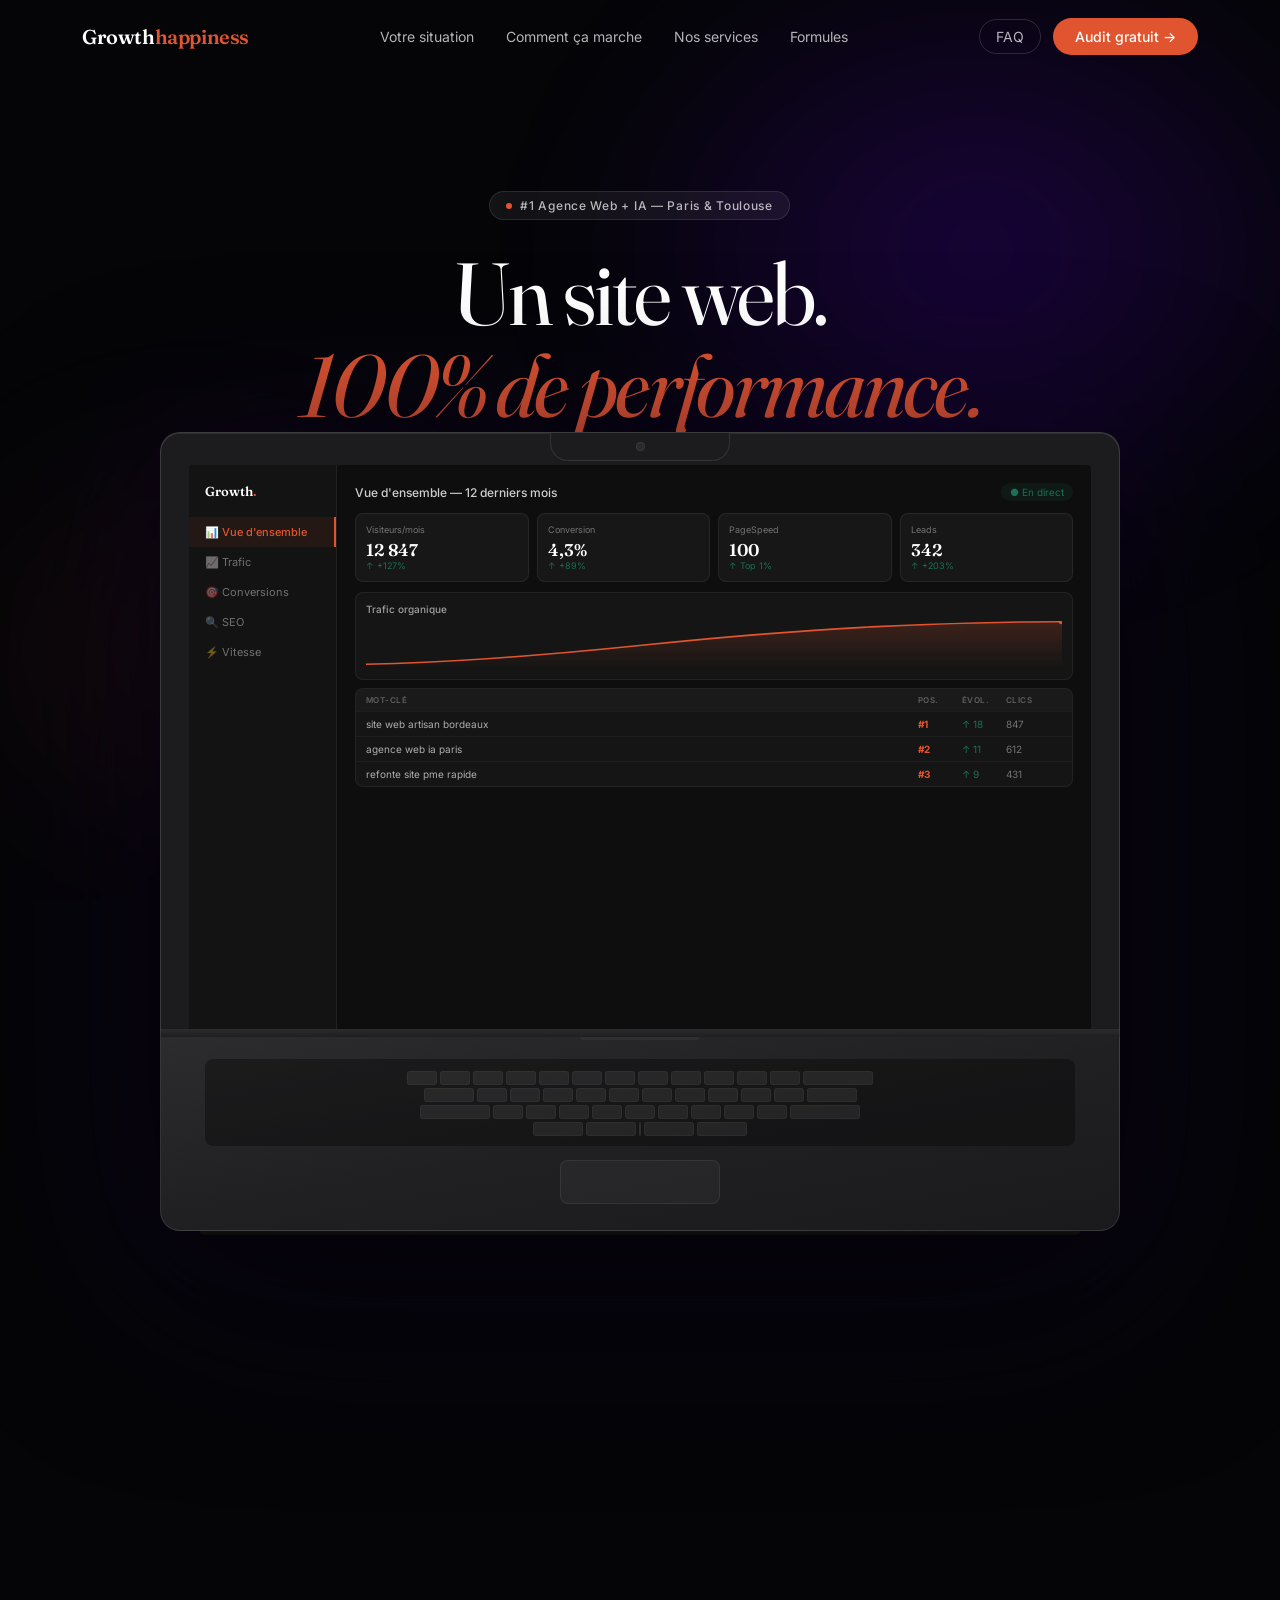
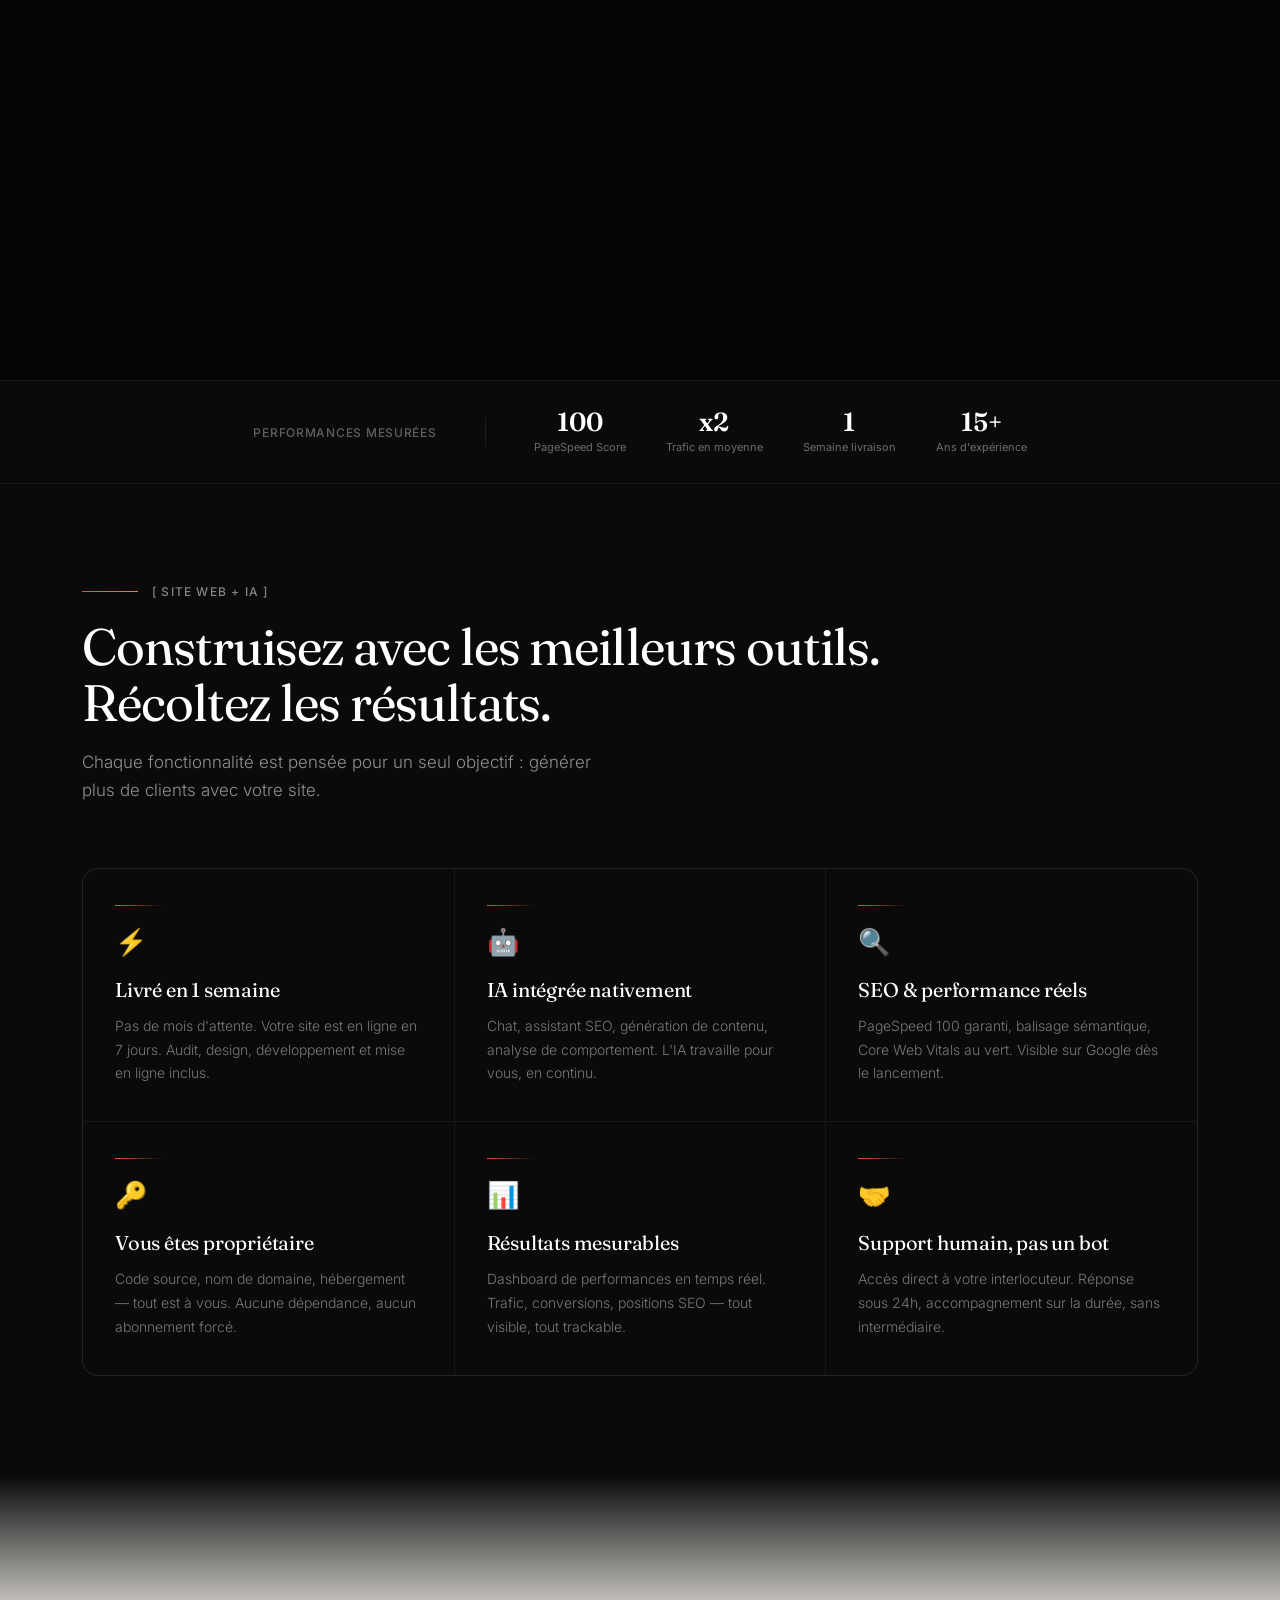
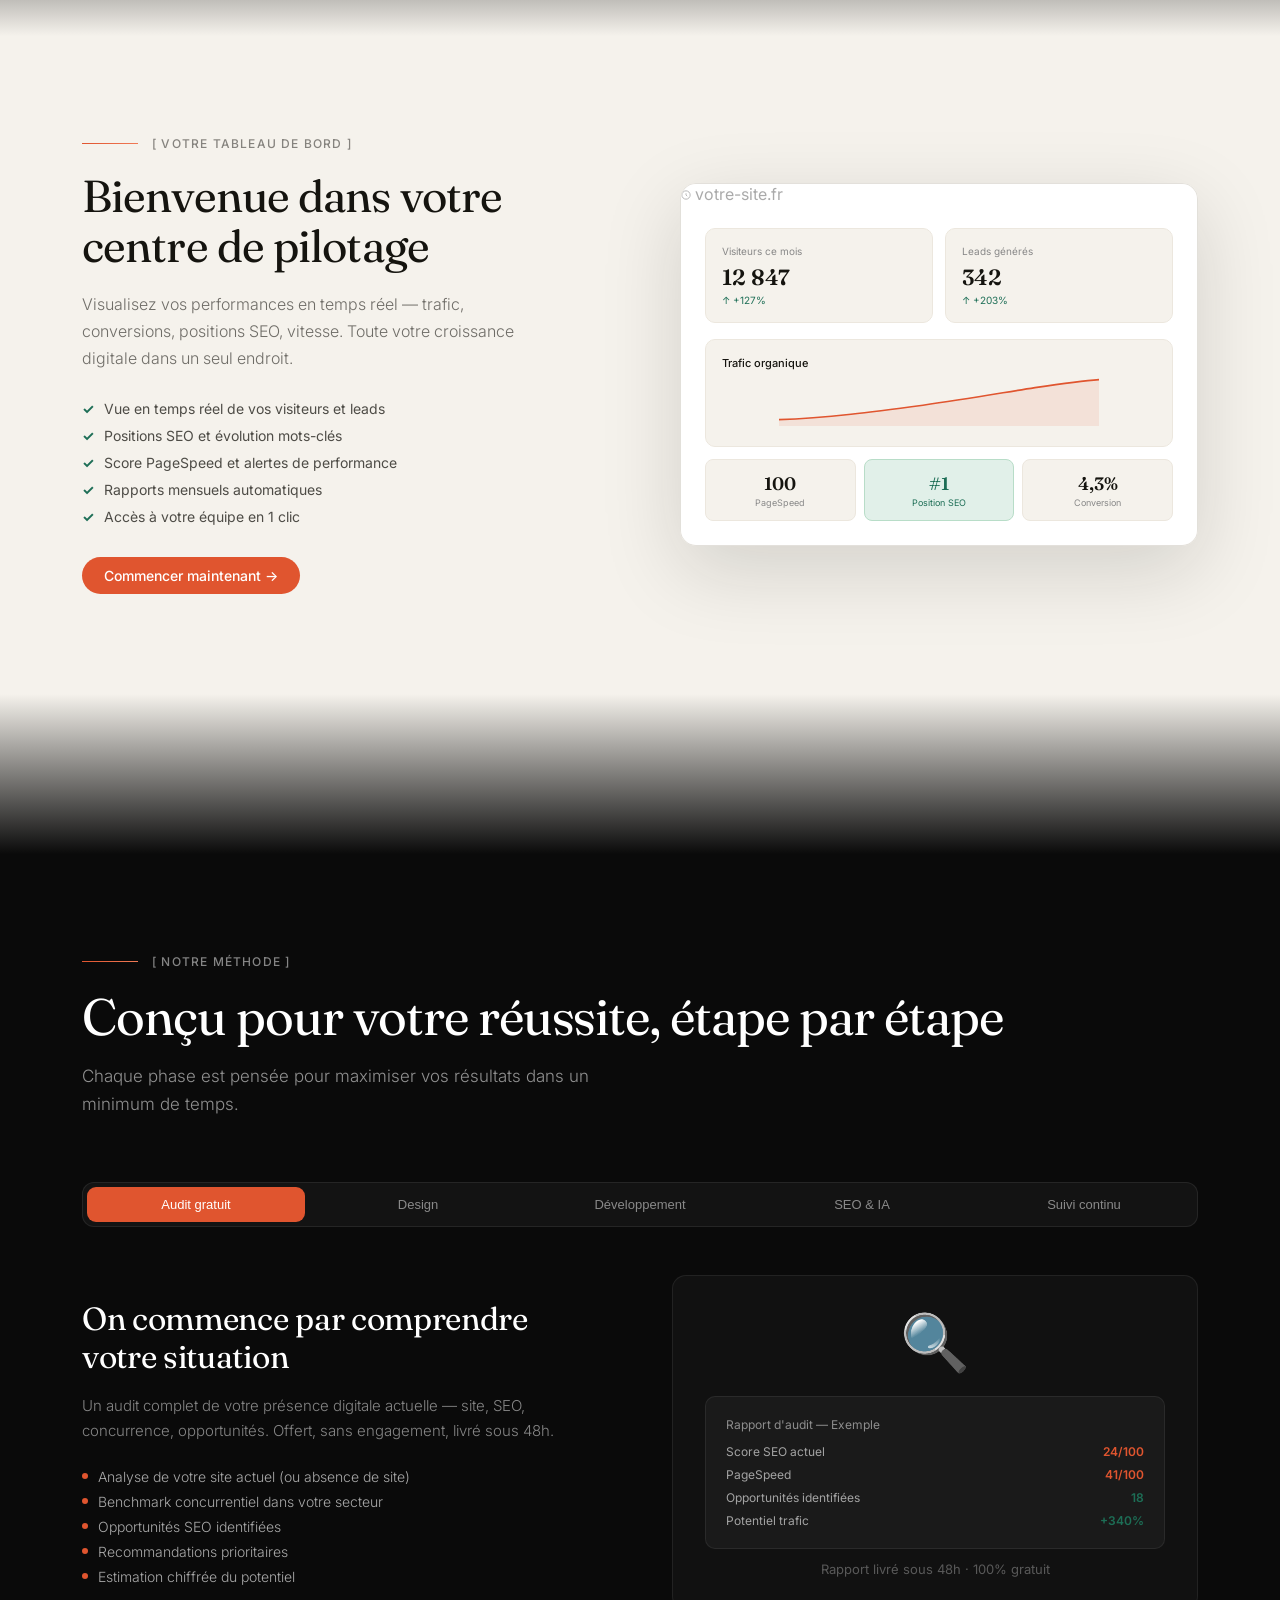
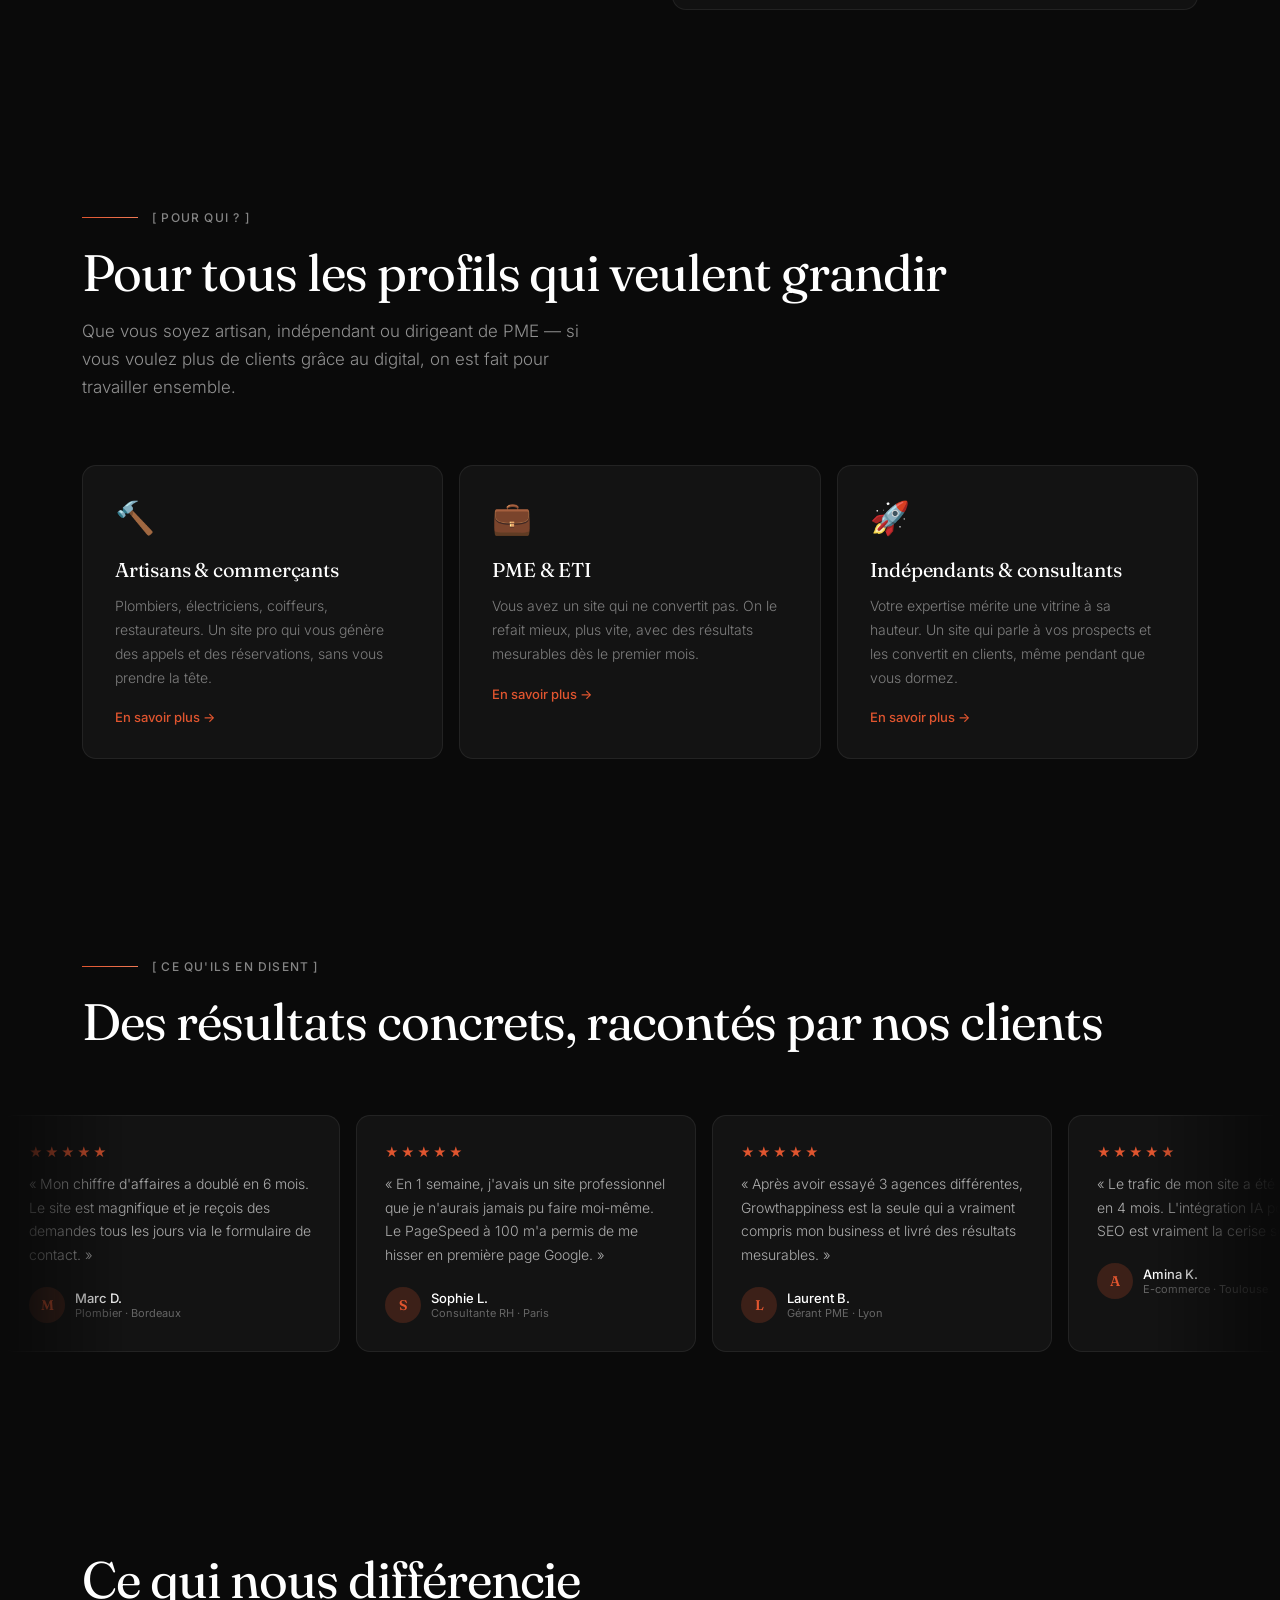
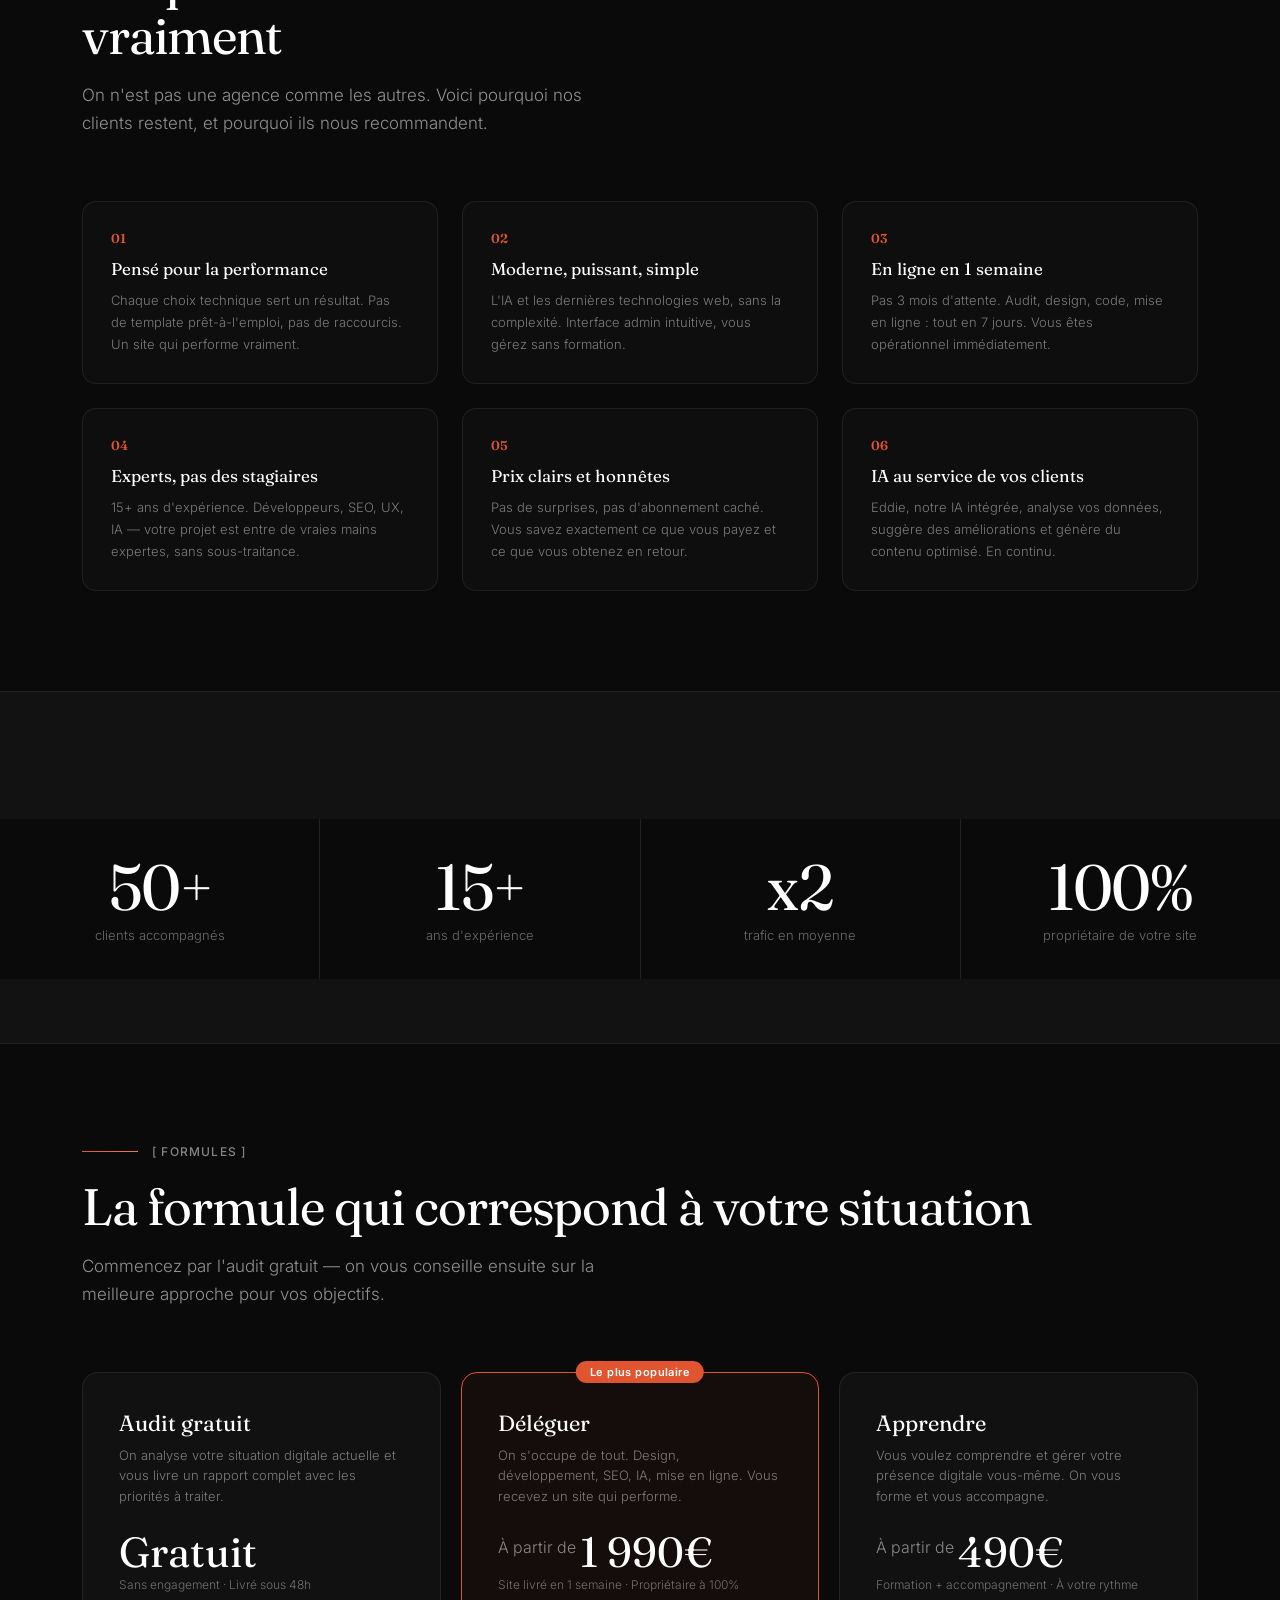
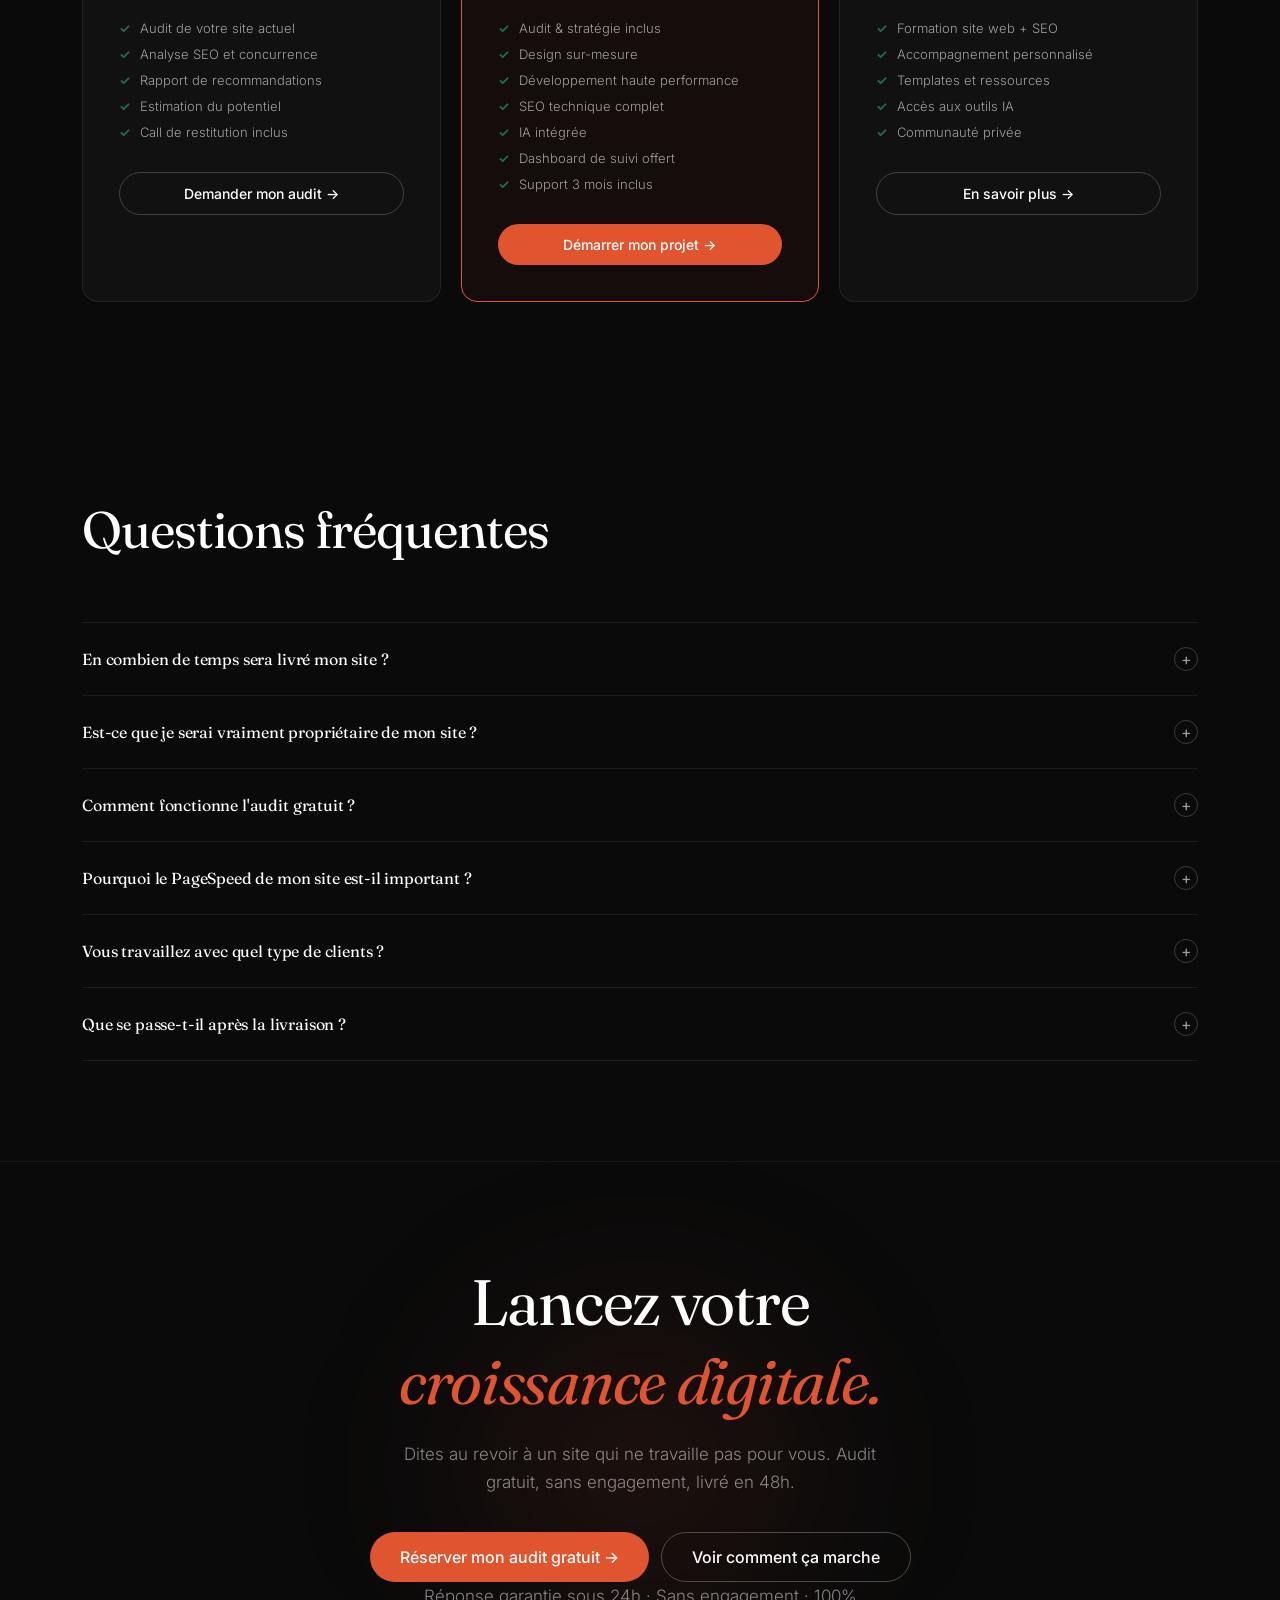
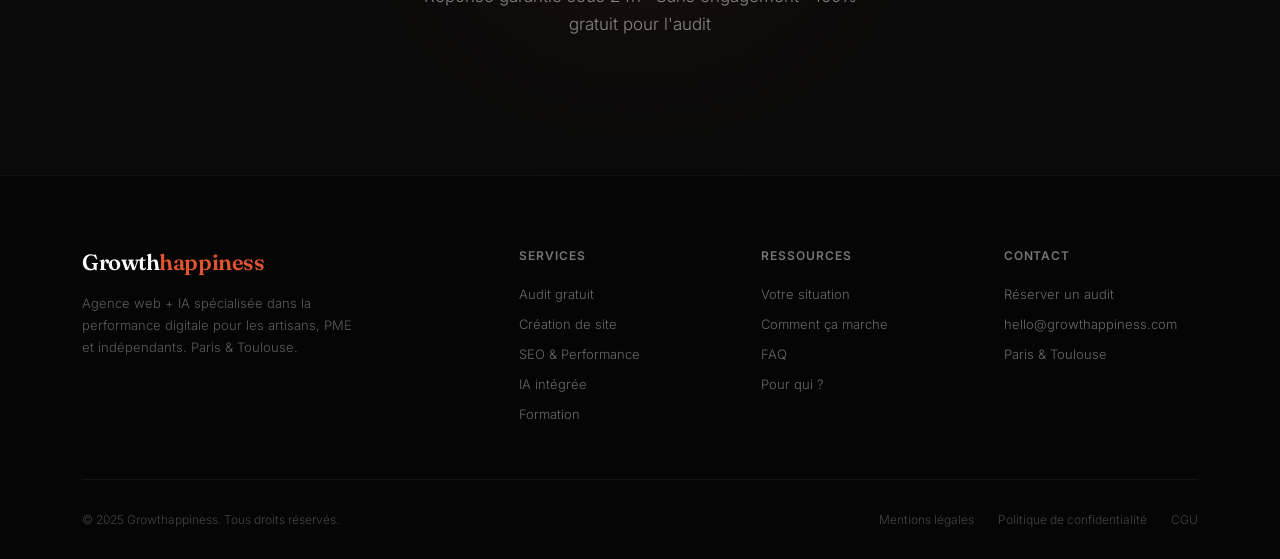
<file: index.html>
<!DOCTYPE html>
<html lang="fr">
<head>
<meta charset="UTF-8">
<meta name="viewport" content="width=device-width,initial-scale=1.0">
<title>Growthappiness · Site web + IA pour votre croissance</title>
<meta name="description" content="Audit gratuit, site en 1 semaine, IA intégrée. Growthappiness transforme votre présence digitale en moteur de croissance.">
<link rel="preconnect" href="https://fonts.googleapis.com">
<link rel="preconnect" href="https://fonts.gstatic.com" crossorigin>
<link href="https://fonts.googleapis.com/css2?family=Fraunces:ital,opsz,wght@0,9..144,300;0,9..144,400;0,9..144,600;0,9..144,700;1,9..144,400;1,9..144,600&family=Inter:wght@300;400;500;600&display=swap" rel="stylesheet">
<style>
*,*::before,*::after{box-sizing:border-box;margin:0;padding:0}
:root{
  --black:#0a0a0a;--white:#ffffff;--paper:#f5f2ec;
  --accent:#e0552f;--accent2:#f07a56;--accent-soft:rgba(224,85,47,.12);
  --leaf:#1d6e56;--leaf-soft:#e1f0e9;
  --ink:#15140f;--ink-soft:#5a5751;--line:rgba(255,255,255,.1);
  --card-dark:rgba(255,255,255,.04);--card-dark-hover:rgba(255,255,255,.07);
  --rad:12px;--maxw:1180px;
  --nav-h:72px;
}
html{scroll-behavior:smooth}
body{font-family:'Inter',sans-serif;background:var(--black);color:var(--white);overflow-x:hidden;-webkit-font-smoothing:antialiased}
img{display:block;max-width:100%}
a{text-decoration:none;color:inherit}

/* UTILS */
.wrap{max-width:var(--maxw);margin:0 auto;padding:0 32px}
.eyebrow-block{display:flex;align-items:center;gap:14px;margin-bottom:20px}
.eyebrow-line{height:1px;width:56px;background:linear-gradient(to right,var(--accent),var(--accent2));flex-shrink:0}
.eyebrow{font-size:12px;letter-spacing:.1em;text-transform:uppercase;color:rgba(255,255,255,.5);font-family:'Inter',sans-serif;font-weight:500}
.eyebrow-dark{color:rgba(21,20,15,.5)}
.eyebrow-line-dark{background:linear-gradient(to right,var(--accent),var(--accent2))}

/* NAVIGATION */
.site-nav{position:fixed;top:0;left:0;right:0;z-index:1000;height:var(--nav-h);display:flex;align-items:center;transition:background .4s,backdrop-filter .4s}
.site-nav.scrolled{background:rgba(10,10,10,.85);backdrop-filter:blur(20px);border-bottom:1px solid rgba(255,255,255,.06)}
.nav-inner{max-width:var(--maxw);margin:0 auto;padding:0 32px;display:flex;align-items:center;justify-content:space-between;width:100%}
.nav-logo{font-family:'Fraunces',serif;font-size:20px;font-weight:600;color:var(--white);letter-spacing:-.02em}
.nav-logo span{color:var(--accent)}
.nav-links{display:flex;align-items:center;gap:32px}
.nav-links a{font-size:14px;color:rgba(255,255,255,.7);transition:color .2s;font-weight:400}
.nav-links a:hover{color:var(--white)}
.nav-actions{display:flex;align-items:center;gap:12px}
.btn-ghost{font-size:14px;color:rgba(255,255,255,.7);padding:8px 16px;border:1px solid rgba(255,255,255,.15);border-radius:40px;transition:all .2s;cursor:pointer;font-weight:400}
.btn-ghost:hover{color:var(--white);border-color:rgba(255,255,255,.4)}
.btn-primary{font-size:14px;font-weight:500;color:var(--white);background:var(--accent);padding:10px 22px;border-radius:40px;transition:all .2s;cursor:pointer;border:none;display:inline-flex;align-items:center;gap:8px}
.btn-primary:hover{background:#c94420;transform:translateY(-1px);box-shadow:0 8px 24px rgba(224,85,47,.35)}
.btn-primary-lg{font-size:16px;padding:14px 30px;border-radius:40px}
.btn-outline{font-size:14px;font-weight:500;color:var(--white);background:transparent;padding:10px 22px;border-radius:40px;border:1px solid rgba(255,255,255,.25);transition:all .2s;cursor:pointer;display:inline-flex;align-items:center;gap:8px}
.btn-outline:hover{border-color:rgba(255,255,255,.6);background:rgba(255,255,255,.05)}
.btn-outline-lg{font-size:16px;padding:14px 30px}

/* ─── HERO ───────────────────────────────────────────── */
.hero-outer{height:220vh;background:#050508;position:relative}
.hero-animated-bg{position:sticky;top:0;height:100vh;pointer-events:none;overflow:hidden;z-index:0;margin-bottom:-100vh}
.hero-animated-bg::before{content:'';position:absolute;width:900px;height:700px;border-radius:50%;right:-150px;top:-100px;background:radial-gradient(ellipse,rgba(80,0,200,.28) 0%,transparent 65%);filter:blur(60px);animation:bgFloat 10s ease-in-out infinite alternate}
.hero-animated-bg::after{content:'';position:absolute;width:600px;height:500px;border-radius:50%;left:-100px;bottom:0;background:radial-gradient(ellipse,rgba(224,85,47,.1) 0%,transparent 65%);filter:blur(80px)}
@keyframes bgFloat{from{transform:translateY(0) scale(1)}to{transform:translateY(-60px) scale(1.08)}}
.hero-sticky{position:sticky;top:0;height:100vh;display:flex;flex-direction:column;align-items:center;justify-content:center;text-align:center;padding:0 24px;z-index:2}
.hero-content{display:flex;flex-direction:column;align-items:center;will-change:transform,opacity}
.hero-badge{display:inline-flex;align-items:center;gap:8px;background:rgba(255,255,255,.06);border:1px solid rgba(255,255,255,.1);border-radius:40px;padding:6px 16px;font-size:12px;color:rgba(255,255,255,.7);letter-spacing:.06em;margin-bottom:28px;font-weight:500}
.hero-badge-dot{width:6px;height:6px;border-radius:50%;background:var(--accent);flex-shrink:0;animation:pulse-dot 2s ease-in-out infinite}
@keyframes pulse-dot{0%,100%{opacity:1;transform:scale(1)}50%{opacity:.6;transform:scale(1.3)}}
.hero h1{font-family:'Fraunces',serif;font-size:clamp(48px,7vw,88px);font-weight:400;line-height:1.04;letter-spacing:-.03em;color:var(--white);margin-bottom:24px;max-width:780px}
.hero h1 em{font-style:italic;color:var(--accent)}
.hero-lead{font-size:clamp(16px,1.4vw,19px);color:rgba(255,255,255,.6);max-width:520px;line-height:1.65;margin-bottom:36px;font-weight:300}
.hero-actions{display:flex;gap:12px;flex-wrap:wrap;justify-content:center;margin-bottom:48px}
.hero-social{display:flex;align-items:center;gap:10px}
.avatars{display:flex}
.avatars .av{width:32px;height:32px;border-radius:50%;background:rgba(255,255,255,.15);border:2px solid rgba(255,255,255,.1);margin-left:-8px;display:flex;align-items:center;justify-content:center;font-size:13px;font-weight:600;overflow:hidden;flex-shrink:0}
.avatars .av:first-child{margin-left:0}
.hero-social-text{font-size:13px;color:rgba(255,255,255,.5)}
.hero-social-text strong{color:rgba(255,255,255,.85);font-weight:500}
.hero-mockup-outer{position:relative;z-index:10;margin-top:-52vh;padding:0 32px;display:flex;justify-content:center;will-change:transform}
.laptop{width:100%;max-width:960px;position:relative;filter:drop-shadow(0 48px 96px rgba(0,0,0,.8)) drop-shadow(0 0 60px rgba(80,0,200,.12))}
.laptop-screen-wrap{background:#1c1c1e;border-radius:20px 20px 0 0;padding:32px 28px 0;border:1.5px solid rgba(255,255,255,.14);border-bottom:none;position:relative;box-shadow:inset 0 1px 0 rgba(255,255,255,.08)}
.laptop-notch{position:absolute;top:0;left:50%;transform:translateX(-50%);width:180px;height:28px;background:#1c1c1e;border-radius:0 0 18px 18px;border:1.5px solid rgba(255,255,255,.1);border-top:none;display:flex;align-items:center;justify-content:center;z-index:2}
.laptop-camera{width:9px;height:9px;border-radius:50%;background:#2a2a2a;border:1px solid rgba(255,255,255,.08)}
.laptop-display{background:#0e0e0e;border-radius:4px 4px 0 0;overflow:hidden;aspect-ratio:16/10}
.laptop-hinge{height:8px;background:linear-gradient(to bottom,#2c2c2e,#1e1e20);border-left:1.5px solid rgba(255,255,255,.1);border-right:1.5px solid rgba(255,255,255,.1)}
.laptop-body{background:linear-gradient(170deg,#2c2c2e 0%,#202022 50%,#1a1a1c 100%);border-radius:0 0 20px 20px;padding:22px 44px 26px;border:1.5px solid rgba(255,255,255,.1);border-top:none;position:relative}
.laptop-body::before{content:'';position:absolute;top:0;left:50%;transform:translateX(-50%);width:120px;height:3px;background:rgba(255,255,255,.04);border-radius:0 0 4px 4px}
.laptop-keyboard-wrap{background:rgba(0,0,0,.35);border-radius:8px;padding:12px 8px 10px;margin-bottom:14px}
.keyboard-row{display:flex;gap:3px;margin-bottom:3px;justify-content:center}
.keyboard-row:last-child{margin-bottom:0}
.key{height:14px;background:rgba(255,255,255,.07);border-radius:3px;flex:1;max-width:30px;border:1px solid rgba(255,255,255,.04)}
.key.wide{max-width:50px}.key.wider{max-width:70px}.key.space{max-width:240px;flex:none}
.laptop-trackpad-wrap{display:flex;justify-content:center}
.laptop-trackpad{width:160px;height:44px;background:rgba(255,255,255,.04);border:1px solid rgba(255,255,255,.07);border-radius:8px}
.laptop-foot{height:4px;background:linear-gradient(to bottom,#111,#0a0a0a);border-radius:0 0 4px 4px;margin:0 40px}
/* ─── TRUST/AWARDS STRIP ─────────────────────────────── */
.trust-strip{background:var(--black);border-top:1px solid rgba(255,255,255,.06);border-bottom:1px solid rgba(255,255,255,.06);padding:28px 0}
.trust-strip-inner{max-width:var(--maxw);margin:0 auto;padding:0 32px;display:flex;align-items:center;gap:48px;justify-content:center;flex-wrap:wrap}
.trust-label{font-size:12px;color:rgba(255,255,255,.35);letter-spacing:.06em;text-transform:uppercase;white-space:nowrap;font-weight:500}
.trust-divider{width:1px;height:28px;background:rgba(255,255,255,.08);flex-shrink:0}
.trust-stats{display:flex;align-items:center;gap:40px}
.trust-stat{text-align:center}
.trust-stat-val{font-family:'Fraunces',serif;font-size:26px;font-weight:600;color:var(--white);display:block;line-height:1}
.trust-stat-label{font-size:11px;color:rgba(255,255,255,.4);margin-top:3px;white-space:nowrap}

/* ─── SECTION SHARED ─────────────────────────────────── */
.section-dark{background:var(--black);padding:100px 0}
.section-light{background:var(--paper);padding:100px 0;color:var(--ink)}
.section-head{margin-bottom:64px}
.section-head h2{font-family:'Fraunces',serif;font-size:clamp(34px,4vw,52px);font-weight:400;line-height:1.1;letter-spacing:-.02em;color:var(--white)}
.section-head-light h2{color:var(--ink)}
.section-head p{font-size:17px;color:rgba(255,255,255,.55);max-width:520px;line-height:1.65;margin-top:16px;font-weight:300}
.section-head-light p{color:rgba(21,20,15,.55)}

/* ─── FEATURES 6-GRID (dark) ─────────────────────────── */
.features-grid{display:grid;grid-template-columns:repeat(3,1fr);gap:1px;border:1px solid rgba(255,255,255,.06);border-radius:16px;overflow:hidden;background:rgba(255,255,255,.06)}
.feat-card{background:var(--black);padding:36px 32px;transition:background .2s}
.feat-card:hover{background:rgba(255,255,255,.03)}
.feat-icon{font-size:26px;margin-bottom:20px;display:block}
.feat-card h3{font-family:'Fraunces',serif;font-size:20px;font-weight:400;color:var(--white);margin-bottom:12px;letter-spacing:-.01em}
.feat-card p{font-size:14px;color:rgba(255,255,255,.45);line-height:1.7;font-weight:300}
.feat-grad-line{height:1px;background:linear-gradient(to right,var(--accent),transparent);margin-bottom:20px;width:48px}

/* ─── GRADIENT TRANSITIONS ───────────────────────────── */
.grad-dark-light{height:160px;background:linear-gradient(to bottom,var(--black),var(--paper));pointer-events:none}
.grad-light-dark{height:160px;background:linear-gradient(to bottom,var(--paper),var(--black));pointer-events:none}

/* ─── COMMAND CENTER (light section) ─────────────────── */
.command-wrap{display:grid;grid-template-columns:1fr 1fr;gap:80px;align-items:center}
.command-text{max-width:440px}
.command-text h2{font-family:'Fraunces',serif;font-size:clamp(32px,3.5vw,46px);font-weight:400;color:var(--ink);line-height:1.12;letter-spacing:-.02em;margin-bottom:20px}
.command-text p{font-size:16px;color:rgba(21,20,15,.6);line-height:1.7;margin-bottom:28px;font-weight:300}
.command-checklist{list-style:none;display:flex;flex-direction:column;gap:10px;margin-bottom:32px}
.command-checklist li{font-size:14px;color:rgba(21,20,15,.75);display:flex;align-items:center;gap:10px}
.command-checklist li::before{content:'✓';color:var(--leaf);font-weight:700;font-size:14px;flex-shrink:0}
.command-screen{border-radius:16px;overflow:hidden;box-shadow:0 24px 80px rgba(21,20,15,.15);border:1px solid rgba(21,20,15,.08)}

/* ─── FEATURES TABS ──────────────────────────────────── */
.tabs-nav{display:flex;gap:4px;background:rgba(255,255,255,.04);border:1px solid rgba(255,255,255,.08);border-radius:12px;padding:4px;margin-bottom:48px;flex-wrap:wrap}
.tab-btn{flex:1;min-width:120px;font-size:13px;font-weight:500;color:rgba(255,255,255,.5);background:transparent;border:none;border-radius:9px;padding:10px 16px;cursor:pointer;transition:all .2s;white-space:nowrap;text-align:center}
.tab-btn.active{background:var(--accent);color:var(--white)}
.tab-btn:not(.active):hover{color:var(--white);background:rgba(255,255,255,.06)}
.tab-panel{display:none}
.tab-panel.active{display:grid;grid-template-columns:1fr 1fr;gap:64px;align-items:center}
.tab-content h3{font-family:'Fraunces',serif;font-size:clamp(24px,2.5vw,34px);font-weight:400;color:var(--white);margin-bottom:16px;letter-spacing:-.01em;line-height:1.2}
.tab-content p{font-size:15px;color:rgba(255,255,255,.5);line-height:1.7;margin-bottom:24px;font-weight:300}
.tab-features{list-style:none;display:flex;flex-direction:column;gap:8px}
.tab-features li{font-size:14px;color:rgba(255,255,255,.65);display:flex;align-items:center;gap:10px;font-weight:300}
.tab-features li::before{content:'';width:6px;height:6px;border-radius:50%;background:var(--accent);flex-shrink:0}
.tab-visual{border-radius:14px;overflow:hidden;border:1px solid rgba(255,255,255,.07);background:rgba(255,255,255,.03);min-height:320px;display:flex;align-items:center;justify-content:center}
.tab-visual-content{padding:32px;width:100%}
.tab-visual-icon{font-size:56px;text-align:center;margin-bottom:20px;display:block}
.tab-visual-label{text-align:center;font-size:13px;color:rgba(255,255,255,.3)}

/* ─── ROLES ──────────────────────────────────────────── */
.roles-grid{display:grid;grid-template-columns:repeat(3,1fr);gap:16px}
.role-card{background:rgba(255,255,255,.04);border:1px solid rgba(255,255,255,.07);border-radius:14px;padding:32px;transition:all .25s;cursor:default;position:relative;overflow:hidden}
.role-card:hover{background:rgba(255,255,255,.07);border-color:rgba(224,85,47,.3);transform:translateY(-2px)}
.role-card::after{content:'';position:absolute;bottom:0;left:0;right:0;height:2px;background:linear-gradient(to right,var(--accent),var(--accent2));opacity:0;transition:opacity .25s}
.role-card:hover::after{opacity:1}
.role-icon{font-size:32px;margin-bottom:20px;display:block}
.role-card h3{font-family:'Fraunces',serif;font-size:20px;font-weight:400;color:var(--white);margin-bottom:12px;letter-spacing:-.01em}
.role-card p{font-size:14px;color:rgba(255,255,255,.45);line-height:1.7;font-weight:300}
.role-link{display:inline-flex;align-items:center;gap:6px;font-size:13px;color:var(--accent);margin-top:20px;font-weight:500;transition:gap .2s}
.role-link:hover{gap:10px}

/* ─── TESTIMONIALS ───────────────────────────────────── */
.testi-section{background:var(--black);padding:100px 0;overflow:hidden}
.testi-ticker-wrap{margin-top:48px;overflow:hidden;-webkit-mask:linear-gradient(to right,transparent,black 10%,black 90%,transparent);mask:linear-gradient(to right,transparent,black 10%,black 90%,transparent)}
.testi-ticker{display:flex;gap:16px;width:max-content;animation:ticker 50s linear infinite}
.testi-ticker:hover{animation-play-state:paused}
@keyframes ticker{0%{transform:translateX(0)}100%{transform:translateX(-50%)}}
.testi-card{width:340px;flex-shrink:0;background:rgba(255,255,255,.04);border:1px solid rgba(255,255,255,.07);border-radius:14px;padding:28px;position:relative}
.testi-stars{color:var(--accent);font-size:13px;margin-bottom:12px;letter-spacing:2px}
.testi-card blockquote{font-size:14px;color:rgba(255,255,255,.65);line-height:1.7;font-weight:300;margin-bottom:20px}
.testi-author{display:flex;align-items:center;gap:10px}
.testi-av{width:36px;height:36px;border-radius:50%;background:rgba(224,85,47,.2);display:flex;align-items:center;justify-content:center;font-size:14px;font-weight:600;color:var(--accent);flex-shrink:0;font-family:'Fraunces',serif}
.testi-name{font-size:13px;font-weight:500;color:var(--white)}
.testi-role{font-size:11px;color:rgba(255,255,255,.35)}

/* ─── DIFFERENTIATORS ────────────────────────────────── */
.diff-grid{display:grid;grid-template-columns:repeat(3,1fr);gap:24px;margin-top:56px}
.diff-card{padding:28px;border:1px solid rgba(255,255,255,.07);border-radius:14px;background:rgba(255,255,255,.02);transition:border-color .2s,background .2s}
.diff-card:hover{border-color:rgba(224,85,47,.25);background:rgba(255,255,255,.04)}
.diff-card h3{font-family:'Fraunces',serif;font-size:17px;font-weight:400;color:var(--white);margin-bottom:10px}
.diff-card p{font-size:13px;color:rgba(255,255,255,.45);line-height:1.7;font-weight:300}
.diff-number{font-family:'Fraunces',serif;font-size:13px;color:var(--accent);margin-bottom:12px;font-weight:600}

/* ─── STATS BAND ─────────────────────────────────────── */
.stats-band{background:rgba(255,255,255,.03);border-top:1px solid rgba(255,255,255,.06);border-bottom:1px solid rgba(255,255,255,.06);padding:64px 0}
.stats-inner{display:grid;grid-template-columns:repeat(4,1fr);gap:1px;background:rgba(255,255,255,.06)}
.stat-item{background:var(--black);padding:36px 32px;text-align:center}
.stat-val{font-family:'Fraunces',serif;font-size:clamp(40px,5vw,64px);font-weight:400;color:var(--white);display:block;line-height:1;letter-spacing:-.02em}
.stat-label{font-size:13px;color:rgba(255,255,255,.4);margin-top:8px;display:block;font-weight:300}

/* ─── PRICING ────────────────────────────────────────── */
.pricing-grid{display:grid;grid-template-columns:repeat(3,1fr);gap:20px;margin-top:56px}
.price-card{border:1px solid rgba(255,255,255,.08);border-radius:16px;padding:36px;background:rgba(255,255,255,.03);position:relative;transition:border-color .2s}
.price-card.featured{border-color:var(--accent);background:rgba(224,85,47,.05)}
.price-tag{position:absolute;top:-12px;left:50%;transform:translateX(-50%);background:var(--accent);color:var(--white);font-size:11px;font-weight:600;padding:4px 14px;border-radius:20px;white-space:nowrap;letter-spacing:.04em}
.price-card h3{font-family:'Fraunces',serif;font-size:22px;font-weight:400;color:var(--white);margin-bottom:8px}
.price-desc{font-size:13px;color:rgba(255,255,255,.45);margin-bottom:24px;line-height:1.6;font-weight:300}
.price-val{font-family:'Fraunces',serif;font-size:clamp(30px,3.5vw,42px);font-weight:400;color:var(--white);margin-bottom:4px;display:flex;align-items:flex-start;gap:4px;line-height:1}
.price-val span{font-size:16px;margin-top:8px;color:rgba(255,255,255,.5);font-family:'Inter',sans-serif;font-weight:300}
.price-period{font-size:12px;color:rgba(255,255,255,.4);margin-bottom:28px;font-weight:300}
.price-features{list-style:none;display:flex;flex-direction:column;gap:10px;margin-bottom:32px}
.price-features li{font-size:13px;color:rgba(255,255,255,.6);display:flex;align-items:center;gap:10px;font-weight:300}
.price-features li::before{content:'✓';color:var(--leaf);font-weight:700;font-size:13px;flex-shrink:0}
.price-cta{width:100%;display:block;text-align:center;padding:12px;border-radius:40px;font-size:14px;font-weight:500;transition:all .2s}
.price-cta-main{background:var(--accent);color:var(--white)}
.price-cta-main:hover{background:#c94420}
.price-cta-outline{border:1px solid rgba(255,255,255,.2);color:var(--white)}
.price-cta-outline:hover{border-color:rgba(255,255,255,.5);background:rgba(255,255,255,.05)}

/* ─── FAQ ────────────────────────────────────────────── */
.faq-list{margin-top:48px;border-top:1px solid rgba(255,255,255,.08)}
.faq-item{border-bottom:1px solid rgba(255,255,255,.08)}
.faq-q{display:flex;justify-content:space-between;align-items:center;padding:24px 0;cursor:pointer;gap:24px}
.faq-q h3{font-size:16px;font-weight:400;color:var(--white);font-family:'Fraunces',serif;letter-spacing:-.01em}
.faq-icon{width:24px;height:24px;border-radius:50%;border:1px solid rgba(255,255,255,.2);display:flex;align-items:center;justify-content:center;flex-shrink:0;transition:all .3s;color:rgba(255,255,255,.6);font-size:16px;line-height:1}
.faq-item.open .faq-icon{transform:rotate(45deg);border-color:var(--accent);color:var(--accent)}
.faq-a{max-height:0;overflow:hidden;transition:max-height .4s ease}
.faq-item.open .faq-a{max-height:300px}
.faq-a p{font-size:14px;color:rgba(255,255,255,.5);line-height:1.75;padding-bottom:24px;font-weight:300}

/* ─── FOOTER CTA ─────────────────────────────────────── */
.footer-cta-section{background:var(--black);border-top:1px solid rgba(255,255,255,.06);padding:100px 0;text-align:center;position:relative;overflow:hidden}
.footer-cta-glow{position:absolute;width:600px;height:400px;border-radius:50%;background:radial-gradient(circle,rgba(224,85,47,.12) 0%,transparent 70%);filter:blur(80px);top:50%;left:50%;transform:translate(-50%,-50%);pointer-events:none}
.footer-cta-section h2{font-family:'Fraunces',serif;font-size:clamp(36px,5vw,64px);font-weight:400;color:var(--white);letter-spacing:-.02em;margin-bottom:20px;position:relative;z-index:1}
.footer-cta-section p{font-size:17px;color:rgba(255,255,255,.5);max-width:480px;margin:0 auto 36px;line-height:1.65;font-weight:300;position:relative;z-index:1}
.footer-cta-actions{display:flex;gap:12px;justify-content:center;flex-wrap:wrap;position:relative;z-index:1}
.footer-cta-detail{font-size:12px;color:rgba(255,255,255,.3);margin-top:16px;position:relative;z-index:1}

/* ─── FOOTER ─────────────────────────────────────────── */
footer{background:#050505;border-top:1px solid rgba(255,255,255,.05);padding:72px 0 32px}
.footer-grid{display:grid;grid-template-columns:2fr 1fr 1fr 1fr;gap:48px;margin-bottom:56px}
.footer-brand .nav-logo{font-size:22px;margin-bottom:16px;display:block}
.footer-brand p{font-size:13px;color:rgba(255,255,255,.35);line-height:1.7;max-width:280px;font-weight:300}
.footer-col h4{font-size:12px;font-weight:600;letter-spacing:.08em;text-transform:uppercase;color:rgba(255,255,255,.45);margin-bottom:20px}
.footer-col ul{list-style:none;display:flex;flex-direction:column;gap:10px}
.footer-col ul li a{font-size:13px;color:rgba(255,255,255,.4);transition:color .2s;font-weight:300}
.footer-col ul li a:hover{color:var(--white)}
.footer-bottom{display:flex;justify-content:space-between;align-items:center;padding-top:32px;border-top:1px solid rgba(255,255,255,.05)}
.footer-copy{font-size:12px;color:rgba(255,255,255,.25);font-weight:300}
.footer-bottom-links{display:flex;gap:24px}
.footer-bottom-links a{font-size:12px;color:rgba(255,255,255,.25);transition:color .2s;font-weight:300}
.footer-bottom-links a:hover{color:rgba(255,255,255,.5)}

/* ─── SCROLL PROGRESS ────────────────────────────────── */
#scroll-progress{position:fixed;top:0;left:0;height:2px;width:0%;background:linear-gradient(to right,var(--accent),var(--accent2));z-index:9999;transition:width .08s linear}

/* ─── CUSTOM CURSOR ──────────────────────────────────── */
#cursor-dot{position:fixed;width:8px;height:8px;background:var(--accent);border-radius:50%;pointer-events:none;z-index:9999;transform:translate(-100px,-100px);mix-blend-mode:normal}
#cursor-ring{position:fixed;width:36px;height:36px;border:1.5px solid rgba(224,85,47,.5);border-radius:50%;pointer-events:none;z-index:9998;transform:translate(-100px,-100px);transition:transform .12s cubic-bezier(.16,1,.3,1),width .3s,height .3s,opacity .3s,border-color .3s}
#cursor-ring.hover{width:50px;height:50px;border-color:var(--accent);opacity:.6}
body{cursor:none}
a,button,[role="button"]{cursor:none}
@media(hover:none){#cursor-dot,#cursor-ring{display:none}body,a,button{cursor:auto}}

/* ─── REVEAL ANIMATIONS ──────────────────────────────── */
.reveal{opacity:0;transform:translateY(28px);transition:opacity .8s cubic-bezier(.16,1,.3,1),transform .8s cubic-bezier(.16,1,.3,1)}
.reveal.in{opacity:1;transform:none}
.reveal-left{opacity:0;transform:translateX(-32px);transition:opacity .8s cubic-bezier(.16,1,.3,1),transform .8s cubic-bezier(.16,1,.3,1)}
.reveal-left.in{opacity:1;transform:none}
.reveal-right{opacity:0;transform:translateX(32px);transition:opacity .8s cubic-bezier(.16,1,.3,1),transform .8s cubic-bezier(.16,1,.3,1)}
.reveal-right.in{opacity:1;transform:none}
.d1{transition-delay:.06s!important}.d2{transition-delay:.12s!important}.d3{transition-delay:.18s!important}.d4{transition-delay:.24s!important}.d5{transition-delay:.30s!important}.d6{transition-delay:.36s!important}

/* ─── RESPONSIVE ─────────────────────────────────────── */
@media(max-width:900px){
  .features-grid{grid-template-columns:1fr 1fr}
  .roles-grid{grid-template-columns:1fr 1fr}
  .diff-grid{grid-template-columns:1fr 1fr}
  .pricing-grid{grid-template-columns:1fr}
  .stats-inner{grid-template-columns:repeat(2,1fr)}
  .footer-grid{grid-template-columns:1fr 1fr}
  .command-wrap{grid-template-columns:1fr}
  .tab-panel.active{grid-template-columns:1fr}
  .tabs-nav{overflow-x:auto}
}
@media(max-width:600px){
  .wrap{padding:0 20px}
  .features-grid{grid-template-columns:1fr}
  .roles-grid{grid-template-columns:1fr}
  .diff-grid{grid-template-columns:1fr}
  .stats-inner{grid-template-columns:repeat(2,1fr)}
  .nav-links{display:none}
  .mac-body{flex-direction:column;height:auto}
  .dash-sidebar{width:100%;display:flex;gap:8px;padding:12px;overflow-x:auto}
  .dash-kpis{grid-template-columns:repeat(2,1fr)}
  .dash-table-head,.dash-table-row{grid-template-columns:1fr 56px 56px}
}
</style>
</head>
<body>

<!-- CURSOR -->
<div id="cursor-dot"></div>
<div id="cursor-ring"></div>
<div id="scroll-progress"></div>

<!-- NAV -->
<header class="site-nav" id="site-nav">
  <div class="nav-inner">
    <a href="index.html" class="nav-logo">Growth<span>happiness</span></a>
    <nav class="nav-links">
      <a href="situation.html">Votre situation</a>
      <a href="process.html">Comment ça marche</a>
      <a href="#features">Nos services</a>
      <a href="#pricing">Formules</a>
    </nav>
    <div class="nav-actions">
      <a href="#faq" class="btn-ghost">FAQ</a>
      <a href="contact.html" class="btn-primary">Audit gratuit →</a>
    </div>
  </div>
</header>

<!-- ─── HERO ─────────────────────────────────────────── -->
<div class="hero-outer">
  <div class="hero-animated-bg"></div>
  <div class="hero-sticky hero" id="hero-text-wrap">
    <div class="hero-content" id="hero-content">
      <div class="hero-badge"><span class="hero-badge-dot"></span>#1 Agence Web + IA — Paris &amp; Toulouse</div>
      <h1>Un site web.<br><em>100% de performance.</em></h1>
      <p class="hero-lead">Audit gratuit, design sur-mesure et IA intégrée. Pour que votre site devienne votre meilleur commercial — visible, rapide, et qui convertit.</p>
      <div class="hero-actions">
        <a href="contact.html" class="btn-primary btn-primary-lg">Réserver mon audit gratuit →</a>
        <a href="process.html" class="btn-outline btn-outline-lg">Comment ça marche</a>
      </div>
      <div class="hero-social">
        <div class="avatars"><div class="av">M</div><div class="av">S</div><div class="av">L</div><div class="av">A</div></div>
        <span class="hero-social-text"><strong>50+ clients</strong> nous font déjà confiance</span>
      </div>
    </div>
  </div>
  <div class="hero-mockup-outer" id="hero-mockup">
    <div class="laptop">
      <div class="laptop-screen-wrap">
        <div class="laptop-notch"><div class="laptop-camera"></div></div>
        <div class="laptop-display">
          <div style="display:flex;height:100%;background:#0e0e0e">
            <div style="width:148px;flex-shrink:0;background:#131313;border-right:1px solid rgba(255,255,255,.06);padding:18px 0">
              <div style="font-family:Fraunces,serif;font-size:13px;font-weight:600;color:#fff;padding:0 16px 18px">Growth<span style="color:#e0552f">.</span></div>
              <div style="font-size:11px;color:#e0552f;background:rgba(224,85,47,.08);border-right:2px solid #e0552f;padding:8px 16px;font-weight:500;font-family:Inter,sans-serif">📊 Vue d'ensemble</div>
              <div style="font-size:11px;color:rgba(255,255,255,.4);padding:8px 16px;font-family:Inter,sans-serif">📈 Trafic</div>
              <div style="font-size:11px;color:rgba(255,255,255,.4);padding:8px 16px;font-family:Inter,sans-serif">🎯 Conversions</div>
              <div style="font-size:11px;color:rgba(255,255,255,.4);padding:8px 16px;font-family:Inter,sans-serif">🔍 SEO</div>
              <div style="font-size:11px;color:rgba(255,255,255,.4);padding:8px 16px;font-family:Inter,sans-serif">⚡ Vitesse</div>
            </div>
            <div style="flex:1;padding:18px;overflow:hidden">
              <div style="display:flex;justify-content:space-between;align-items:center;margin-bottom:12px">
                <span style="font-size:12px;font-weight:500;color:rgba(255,255,255,.8);font-family:Inter,sans-serif">Vue d'ensemble — 12 derniers mois</span>
                <span style="font-size:10px;color:#1d6e56;background:rgba(29,110,86,.12);padding:3px 9px;border-radius:20px;font-family:Inter,sans-serif">● En direct</span>
              </div>
              <div style="display:grid;grid-template-columns:repeat(4,1fr);gap:8px;margin-bottom:10px">
                <div style="background:rgba(255,255,255,.04);border:1px solid rgba(255,255,255,.07);border-radius:8px;padding:10px"><div style="font-size:9px;color:rgba(255,255,255,.4);margin-bottom:4px;font-family:Inter,sans-serif">Visiteurs/mois</div><div style="font-size:17px;font-weight:600;color:#fff;font-family:Fraunces,serif">12 847</div><div style="font-size:9px;color:#1d6e56;font-family:Inter,sans-serif">↑ +127%</div></div>
                <div style="background:rgba(255,255,255,.04);border:1px solid rgba(255,255,255,.07);border-radius:8px;padding:10px"><div style="font-size:9px;color:rgba(255,255,255,.4);margin-bottom:4px;font-family:Inter,sans-serif">Conversion</div><div style="font-size:17px;font-weight:600;color:#fff;font-family:Fraunces,serif">4,3%</div><div style="font-size:9px;color:#1d6e56;font-family:Inter,sans-serif">↑ +89%</div></div>
                <div style="background:rgba(255,255,255,.04);border:1px solid rgba(255,255,255,.07);border-radius:8px;padding:10px"><div style="font-size:9px;color:rgba(255,255,255,.4);margin-bottom:4px;font-family:Inter,sans-serif">PageSpeed</div><div style="font-size:17px;font-weight:600;color:#fff;font-family:Fraunces,serif">100</div><div style="font-size:9px;color:#1d6e56;font-family:Inter,sans-serif">↑ Top 1%</div></div>
                <div style="background:rgba(255,255,255,.04);border:1px solid rgba(255,255,255,.07);border-radius:8px;padding:10px"><div style="font-size:9px;color:rgba(255,255,255,.4);margin-bottom:4px;font-family:Inter,sans-serif">Leads</div><div style="font-size:17px;font-weight:600;color:#fff;font-family:Fraunces,serif">342</div><div style="font-size:9px;color:#1d6e56;font-family:Inter,sans-serif">↑ +203%</div></div>
              </div>
              <div style="background:rgba(255,255,255,.03);border:1px solid rgba(255,255,255,.06);border-radius:8px;padding:10px;margin-bottom:8px">
                <div style="font-size:10px;font-weight:500;color:rgba(255,255,255,.6);margin-bottom:6px;font-family:Inter,sans-serif">Trafic organique</div>
                <svg viewBox="0 0 600 60" style="width:100%;height:48px;display:block" preserveAspectRatio="none"><defs><linearGradient id="cg2" x1="0" y1="0" x2="0" y2="1"><stop offset="0%" stop-color="#e0552f" stop-opacity="0.2"/><stop offset="100%" stop-color="#e0552f" stop-opacity="0"/></linearGradient></defs><path d="M0,54 C80,52 160,42 240,30 C300,21 360,13 440,7 C500,3 555,1 600,1 L600,60 L0,60 Z" fill="url(#cg2)"/><path d="M0,54 C80,52 160,42 240,30 C300,21 360,13 440,7 C500,3 555,1 600,1" fill="none" stroke="#e0552f" stroke-width="2"/><circle cx="600" cy="1" r="3" fill="#e0552f"/></svg>
              </div>
              <div style="background:rgba(255,255,255,.03);border:1px solid rgba(255,255,255,.06);border-radius:8px;overflow:hidden">
                <div style="display:grid;grid-template-columns:1fr 44px 44px 56px;padding:6px 10px;background:rgba(255,255,255,.02);font-size:8px;font-weight:600;color:rgba(255,255,255,.3);letter-spacing:.06em;text-transform:uppercase;font-family:Inter,sans-serif"><span>Mot-clé</span><span>Pos.</span><span>Évol.</span><span>Clics</span></div>
                <div style="display:grid;grid-template-columns:1fr 44px 44px 56px;padding:6px 10px;border-top:1px solid rgba(255,255,255,.04);font-size:10px;font-family:Inter,sans-serif;color:rgba(255,255,255,.65)"><span>site web artisan bordeaux</span><span style="color:#e0552f;font-weight:700">#1</span><span style="color:#1d6e56">↑ 18</span><span style="color:rgba(255,255,255,.4)">847</span></div>
                <div style="display:grid;grid-template-columns:1fr 44px 44px 56px;padding:6px 10px;border-top:1px solid rgba(255,255,255,.04);font-size:10px;font-family:Inter,sans-serif;color:rgba(255,255,255,.65)"><span>agence web ia paris</span><span style="color:#e0552f;font-weight:700">#2</span><span style="color:#1d6e56">↑ 11</span><span style="color:rgba(255,255,255,.4)">612</span></div>
                <div style="display:grid;grid-template-columns:1fr 44px 44px 56px;padding:6px 10px;border-top:1px solid rgba(255,255,255,.04);font-size:10px;font-family:Inter,sans-serif;color:rgba(255,255,255,.65)"><span>refonte site pme rapide</span><span style="color:#e0552f;font-weight:700">#3</span><span style="color:#1d6e56">↑ 9</span><span style="color:rgba(255,255,255,.4)">431</span></div>
              </div>
            </div>
          </div>
        </div>
      </div>
      <div class="laptop-hinge"></div>
      <div class="laptop-body">
        <div class="laptop-keyboard-wrap">
          <div class="keyboard-row"><div class="key"></div><div class="key"></div><div class="key"></div><div class="key"></div><div class="key"></div><div class="key"></div><div class="key"></div><div class="key"></div><div class="key"></div><div class="key"></div><div class="key"></div><div class="key"></div><div class="key wider"></div></div>
          <div class="keyboard-row"><div class="key wide"></div><div class="key"></div><div class="key"></div><div class="key"></div><div class="key"></div><div class="key"></div><div class="key"></div><div class="key"></div><div class="key"></div><div class="key"></div><div class="key"></div><div class="key wide"></div></div>
          <div class="keyboard-row"><div class="key wider"></div><div class="key"></div><div class="key"></div><div class="key"></div><div class="key"></div><div class="key"></div><div class="key"></div><div class="key"></div><div class="key"></div><div class="key"></div><div class="key wider"></div></div>
          <div class="keyboard-row"><div class="key wide"></div><div class="key wide"></div><div class="key space"></div><div class="key wide"></div><div class="key wide"></div></div>
        </div>
        <div class="laptop-trackpad-wrap"><div class="laptop-trackpad"></div></div>
      </div>
      <div class="laptop-foot"></div>
    </div>
  </div>
</div><!-- ─── TRUST STRIP ───────────────────────────────────── -->
<div class="trust-strip">
  <div class="trust-strip-inner">
    <span class="trust-label">Performances mesurées</span>
    <div class="trust-divider"></div>
    <div class="trust-stats">
      <div class="trust-stat">
        <span class="trust-stat-val" data-count="100">100</span>
        <span class="trust-stat-label">PageSpeed Score</span>
      </div>
      <div class="trust-stat">
        <span class="trust-stat-val">x2</span>
        <span class="trust-stat-label">Trafic en moyenne</span>
      </div>
      <div class="trust-stat">
        <span class="trust-stat-val">1</span>
        <span class="trust-stat-label">Semaine livraison</span>
      </div>
      <div class="trust-stat">
        <span class="trust-stat-val" data-count="15">15+</span>
        <span class="trust-stat-label">Ans d'expérience</span>
      </div>
    </div>
  </div>
</div>

<!-- ─── FEATURES 6-GRID ───────────────────────────────── -->
<section class="section-dark" id="features">
  <div class="wrap">
    <div class="eyebrow-block reveal">
      <div class="eyebrow-line"></div>
      <span class="eyebrow">[ Site web + IA ]</span>
    </div>
    <div class="section-head reveal">
      <h2>Construisez avec les meilleurs outils.<br>Récoltez les résultats.</h2>
      <p>Chaque fonctionnalité est pensée pour un seul objectif : générer plus de clients avec votre site.</p>
    </div>
    <div class="features-grid">
      <div class="feat-card reveal d1">
        <div class="feat-grad-line"></div>
        <span class="feat-icon">⚡</span>
        <h3>Livré en 1 semaine</h3>
        <p>Pas de mois d'attente. Votre site est en ligne en 7 jours. Audit, design, développement et mise en ligne inclus.</p>
      </div>
      <div class="feat-card reveal d2">
        <div class="feat-grad-line"></div>
        <span class="feat-icon">🤖</span>
        <h3>IA intégrée nativement</h3>
        <p>Chat, assistant SEO, génération de contenu, analyse de comportement. L'IA travaille pour vous, en continu.</p>
      </div>
      <div class="feat-card reveal d3">
        <div class="feat-grad-line"></div>
        <span class="feat-icon">🔍</span>
        <h3>SEO &amp; performance réels</h3>
        <p>PageSpeed 100 garanti, balisage sémantique, Core Web Vitals au vert. Visible sur Google dès le lancement.</p>
      </div>
      <div class="feat-card reveal d4">
        <div class="feat-grad-line"></div>
        <span class="feat-icon">🔑</span>
        <h3>Vous êtes propriétaire</h3>
        <p>Code source, nom de domaine, hébergement — tout est à vous. Aucune dépendance, aucun abonnement forcé.</p>
      </div>
      <div class="feat-card reveal d5">
        <div class="feat-grad-line"></div>
        <span class="feat-icon">📊</span>
        <h3>Résultats mesurables</h3>
        <p>Dashboard de performances en temps réel. Trafic, conversions, positions SEO — tout visible, tout trackable.</p>
      </div>
      <div class="feat-card reveal d6">
        <div class="feat-grad-line"></div>
        <span class="feat-icon">🤝</span>
        <h3>Support humain, pas un bot</h3>
        <p>Accès direct à votre interlocuteur. Réponse sous 24h, accompagnement sur la durée, sans intermédiaire.</p>
      </div>
    </div>
  </div>
</section>

<!-- GRADIENT TRANSITION -->
<div class="grad-dark-light"></div>

<!-- ─── COMMAND CENTER (light) ───────────────────────── -->
<section class="section-light" id="command">
  <div class="wrap">
    <div class="command-wrap">
      <div class="command-text reveal-left">
        <div class="eyebrow-block">
          <div class="eyebrow-line eyebrow-line-dark"></div>
          <span class="eyebrow eyebrow-dark">[ Votre tableau de bord ]</span>
        </div>
        <h2>Bienvenue dans votre centre de pilotage</h2>
        <p>Visualisez vos performances en temps réel — trafic, conversions, positions SEO, vitesse. Toute votre croissance digitale dans un seul endroit.</p>
        <ul class="command-checklist">
          <li>Vue en temps réel de vos visiteurs et leads</li>
          <li>Positions SEO et évolution mots-clés</li>
          <li>Score PageSpeed et alertes de performance</li>
          <li>Rapports mensuels automatiques</li>
          <li>Accès à votre équipe en 1 clic</li>
        </ul>
        <a href="contact.html" class="btn-primary">Commencer maintenant →</a>
      </div>
      <div class="command-screen reveal-right">
        <div class="mac-window" style="box-shadow:0 24px 80px rgba(21,20,15,.12)">
          <div class="mac-bar" style="background:#f0ede8;border-color:#e2ddd6">
            <span class="mac-dot mac-red"></span>
            <span class="mac-dot mac-yellow"></span>
            <span class="mac-dot mac-green"></span>
            <div class="mac-url-bar" style="background:#fff;border-color:#e2ddd6;color:#aaa">
              <svg width="10" height="10" viewBox="0 0 24 24" fill="none" stroke="currentColor" stroke-width="2"><circle cx="12" cy="12" r="10"/><path d="M12 8v4l3 3"/></svg>
              votre-site.fr
            </div>
          </div>
          <div style="background:#fff;padding:24px;min-height:280px">
            <div style="display:grid;grid-template-columns:repeat(2,1fr);gap:12px;margin-bottom:16px">
              <div style="background:#f5f2ec;border-radius:10px;padding:16px;border:1px solid #ece7de">
                <div style="font-size:10px;color:#888;margin-bottom:6px;font-family:Inter,sans-serif">Visiteurs ce mois</div>
                <div style="font-size:22px;font-weight:600;color:#15140f;font-family:Fraunces,serif">12 847</div>
                <div style="font-size:10px;color:#1d6e56;margin-top:3px">↑ +127%</div>
              </div>
              <div style="background:#f5f2ec;border-radius:10px;padding:16px;border:1px solid #ece7de">
                <div style="font-size:10px;color:#888;margin-bottom:6px;font-family:Inter,sans-serif">Leads générés</div>
                <div style="font-size:22px;font-weight:600;color:#15140f;font-family:Fraunces,serif">342</div>
                <div style="font-size:10px;color:#1d6e56;margin-top:3px">↑ +203%</div>
              </div>
            </div>
            <div style="background:#f5f2ec;border-radius:10px;padding:16px;border:1px solid #ece7de;margin-bottom:12px">
              <div style="font-size:11px;font-weight:500;color:#15140f;margin-bottom:8px;font-family:Inter,sans-serif">Trafic organique</div>
              <svg viewBox="0 0 400 60" style="width:100%;height:48px">
                <path d="M0,52 C60,50 120,42 180,34 C230,27 270,20 320,12 C360,6 385,3 400,2 L400,60 L0,60 Z" fill="rgba(224,85,47,.1)"/>
                <path d="M0,52 C60,50 120,42 180,34 C230,27 270,20 320,12 C360,6 385,3 400,2" fill="none" stroke="#e0552f" stroke-width="2"/>
              </svg>
            </div>
            <div style="display:flex;gap:8px">
              <div style="flex:1;background:#f5f2ec;border-radius:8px;padding:12px;border:1px solid #ece7de;text-align:center">
                <div style="font-size:18px;font-weight:600;color:#15140f;font-family:Fraunces,serif">100</div>
                <div style="font-size:9px;color:#888;margin-top:2px;font-family:Inter,sans-serif">PageSpeed</div>
              </div>
              <div style="flex:1;background:#e1f0e9;border-radius:8px;padding:12px;border:1px solid #b8ddc8;text-align:center">
                <div style="font-size:18px;font-weight:600;color:#1d6e56;font-family:Fraunces,serif">#1</div>
                <div style="font-size:9px;color:#1d6e56;margin-top:2px;font-family:Inter,sans-serif">Position SEO</div>
              </div>
              <div style="flex:1;background:#f5f2ec;border-radius:8px;padding:12px;border:1px solid #ece7de;text-align:center">
                <div style="font-size:18px;font-weight:600;color:#15140f;font-family:Fraunces,serif">4,3%</div>
                <div style="font-size:9px;color:#888;margin-top:2px;font-family:Inter,sans-serif">Conversion</div>
              </div>
            </div>
          </div>
        </div>
      </div>
    </div>
  </div>
</section>

<!-- GRADIENT TRANSITION -->
<div class="grad-light-dark"></div>

<!-- ─── FEATURES TABS ─────────────────────────────────── -->
<section class="section-dark" id="process">
  <div class="wrap">
    <div class="eyebrow-block reveal">
      <div class="eyebrow-line"></div>
      <span class="eyebrow">[ Notre méthode ]</span>
    </div>
    <div class="section-head reveal">
      <h2>Conçu pour votre réussite, étape par étape</h2>
      <p>Chaque phase est pensée pour maximiser vos résultats dans un minimum de temps.</p>
    </div>
    <div class="tabs-nav">
      <button class="tab-btn active" onclick="switchTab(0)">Audit gratuit</button>
      <button class="tab-btn" onclick="switchTab(1)">Design</button>
      <button class="tab-btn" onclick="switchTab(2)">Développement</button>
      <button class="tab-btn" onclick="switchTab(3)">SEO &amp; IA</button>
      <button class="tab-btn" onclick="switchTab(4)">Suivi continu</button>
    </div>
    <div class="tab-panel active" id="tab-0">
      <div class="tab-content reveal-left">
        <h3>On commence par comprendre votre situation</h3>
        <p>Un audit complet de votre présence digitale actuelle — site, SEO, concurrence, opportunités. Offert, sans engagement, livré sous 48h.</p>
        <ul class="tab-features">
          <li>Analyse de votre site actuel (ou absence de site)</li>
          <li>Benchmark concurrentiel dans votre secteur</li>
          <li>Opportunités SEO identifiées</li>
          <li>Recommandations prioritaires</li>
          <li>Estimation chiffrée du potentiel</li>
        </ul>
      </div>
      <div class="tab-visual reveal-right">
        <div class="tab-visual-content">
          <span class="tab-visual-icon">🔍</span>
          <div style="background:rgba(255,255,255,.04);border:1px solid rgba(255,255,255,.07);border-radius:10px;padding:20px">
            <div style="font-size:12px;color:rgba(255,255,255,.5);margin-bottom:12px;font-family:Inter">Rapport d'audit — Exemple</div>
            <div style="display:flex;flex-direction:column;gap:8px">
              <div style="display:flex;justify-content:space-between;font-size:12px;color:rgba(255,255,255,.6)"><span>Score SEO actuel</span><span style="color:#e0552f;font-weight:600">24/100</span></div>
              <div style="display:flex;justify-content:space-between;font-size:12px;color:rgba(255,255,255,.6)"><span>PageSpeed</span><span style="color:#e0552f;font-weight:600">41/100</span></div>
              <div style="display:flex;justify-content:space-between;font-size:12px;color:rgba(255,255,255,.6)"><span>Opportunités identifiées</span><span style="color:#1d6e56;font-weight:600">18</span></div>
              <div style="display:flex;justify-content:space-between;font-size:12px;color:rgba(255,255,255,.6)"><span>Potentiel trafic</span><span style="color:#1d6e56;font-weight:600">+340%</span></div>
            </div>
          </div>
          <div class="tab-visual-label" style="margin-top:12px">Rapport livré sous 48h · 100% gratuit</div>
        </div>
      </div>
    </div>
    <div class="tab-panel" id="tab-1">
      <div class="tab-content">
        <h3>Un design qui convertit, pas juste qui est beau</h3>
        <p>Chaque choix de design sert un objectif : guider le visiteur vers l'action. Sur-mesure, adapté à votre image, optimisé pour convertir.</p>
        <ul class="tab-features">
          <li>Maquettes sur-mesure (pas de template)</li>
          <li>Design orienté conversion (UX/UI)</li>
          <li>Cohérence avec votre identité visuelle</li>
          <li>Mobile-first par défaut</li>
          <li>Validation avant développement</li>
        </ul>
      </div>
      <div class="tab-visual">
        <div class="tab-visual-content">
          <span class="tab-visual-icon">🎨</span>
          <div class="tab-visual-label">Design sur-mesure · Mobile-first</div>
        </div>
      </div>
    </div>
    <div class="tab-panel" id="tab-2">
      <div class="tab-content">
        <h3>Développé proprement, livré en 7 jours</h3>
        <p>Code léger, performant, sécurisé. Pas de CMS lourd, pas de plugins qui ralentissent. Un site qui charge en moins d'une seconde.</p>
        <ul class="tab-features">
          <li>Code optimisé (pas de WordPress bloated)</li>
          <li>Temps de chargement &lt; 1 seconde</li>
          <li>Sécurité et HTTPS inclus</li>
          <li>Hébergement haute performance</li>
          <li>Vous recevez le code source complet</li>
        </ul>
      </div>
      <div class="tab-visual">
        <div class="tab-visual-content">
          <span class="tab-visual-icon">⚡</span>
          <div class="tab-visual-label">PageSpeed 100 garanti</div>
        </div>
      </div>
    </div>
    <div class="tab-panel" id="tab-3">
      <div class="tab-content">
        <h3>Visible sur Google dès le premier jour</h3>
        <p>SEO technique intégré dès le développement. L'IA analyse, suggère, et optimise votre contenu en continu pour rester dans le top.</p>
        <ul class="tab-features">
          <li>Balisage SEO complet (titre, meta, schema)</li>
          <li>Core Web Vitals au vert</li>
          <li>IA pour suggestions de contenu</li>
          <li>Suivi de positions automatique</li>
          <li>Rapport SEO mensuel</li>
        </ul>
      </div>
      <div class="tab-visual">
        <div class="tab-visual-content">
          <span class="tab-visual-icon">🤖</span>
          <div class="tab-visual-label">IA native · SEO dès le lancement</div>
        </div>
      </div>
    </div>
    <div class="tab-panel" id="tab-4">
      <div class="tab-content">
        <h3>On reste à vos côtés après le lancement</h3>
        <p>Votre site n'est pas un produit livré et oublié. On suit vos performances, on optimise, on répond. Un vrai partenaire digital.</p>
        <ul class="tab-features">
          <li>Monitoring de performance 24/7</li>
          <li>Mises à jour et maintenance incluses</li>
          <li>Rapports mensuels de résultats</li>
          <li>Accès direct à votre interlocuteur</li>
          <li>Évolutions et améliorations continues</li>
        </ul>
      </div>
      <div class="tab-visual">
        <div class="tab-visual-content">
          <span class="tab-visual-icon">🤝</span>
          <div class="tab-visual-label">Support humain · Pas un ticket bot</div>
        </div>
      </div>
    </div>
  </div>
</section>

<!-- ─── POUR QUI ───────────────────────────────────────── -->
<section class="section-dark" id="roles">
  <div class="wrap">
    <div class="eyebrow-block reveal">
      <div class="eyebrow-line"></div>
      <span class="eyebrow">[ Pour qui ? ]</span>
    </div>
    <div class="section-head reveal">
      <h2>Pour tous les profils qui veulent grandir</h2>
      <p>Que vous soyez artisan, indépendant ou dirigeant de PME — si vous voulez plus de clients grâce au digital, on est fait pour travailler ensemble.</p>
    </div>
    <div class="roles-grid">
      <div class="role-card reveal d1">
        <span class="role-icon">🔨</span>
        <h3>Artisans &amp; commerçants</h3>
        <p>Plombiers, électriciens, coiffeurs, restaurateurs. Un site pro qui vous génère des appels et des réservations, sans vous prendre la tête.</p>
        <a href="situation.html" class="role-link">En savoir plus →</a>
      </div>
      <div class="role-card reveal d2">
        <span class="role-icon">💼</span>
        <h3>PME &amp; ETI</h3>
        <p>Vous avez un site qui ne convertit pas. On le refait mieux, plus vite, avec des résultats mesurables dès le premier mois.</p>
        <a href="situation.html" class="role-link">En savoir plus →</a>
      </div>
      <div class="role-card reveal d3">
        <span class="role-icon">🚀</span>
        <h3>Indépendants &amp; consultants</h3>
        <p>Votre expertise mérite une vitrine à sa hauteur. Un site qui parle à vos prospects et les convertit en clients, même pendant que vous dormez.</p>
        <a href="situation.html" class="role-link">En savoir plus →</a>
      </div>
    </div>
  </div>
</section>

<!-- ─── TESTIMONIALS ──────────────────────────────────── -->
<section class="testi-section">
  <div class="wrap">
    <div class="eyebrow-block reveal">
      <div class="eyebrow-line"></div>
      <span class="eyebrow">[ Ce qu'ils en disent ]</span>
    </div>
    <div class="section-head reveal">
      <h2>Des résultats concrets, racontés par nos clients</h2>
    </div>
  </div>
  <div class="testi-ticker-wrap">
    <div class="testi-ticker">
      <!-- First set -->
      <div class="testi-card">
        <div class="testi-stars">★★★★★</div>
        <blockquote>«&nbsp;Mon chiffre d'affaires a doublé en 6 mois. Le site est magnifique et je reçois des demandes tous les jours via le formulaire de contact.&nbsp;»</blockquote>
        <div class="testi-author"><div class="testi-av">M</div><div><div class="testi-name">Marc D.</div><div class="testi-role">Plombier · Bordeaux</div></div></div>
      </div>
      <div class="testi-card">
        <div class="testi-stars">★★★★★</div>
        <blockquote>«&nbsp;En 1 semaine, j'avais un site professionnel que je n'aurais jamais pu faire moi-même. Le PageSpeed à 100 m'a permis de me hisser en première page Google.&nbsp;»</blockquote>
        <div class="testi-author"><div class="testi-av">S</div><div><div class="testi-name">Sophie L.</div><div class="testi-role">Consultante RH · Paris</div></div></div>
      </div>
      <div class="testi-card">
        <div class="testi-stars">★★★★★</div>
        <blockquote>«&nbsp;Après avoir essayé 3 agences différentes, Growthappiness est la seule qui a vraiment compris mon business et livré des résultats mesurables.&nbsp;»</blockquote>
        <div class="testi-author"><div class="testi-av">L</div><div><div class="testi-name">Laurent B.</div><div class="testi-role">Gérant PME · Lyon</div></div></div>
      </div>
      <div class="testi-card">
        <div class="testi-stars">★★★★★</div>
        <blockquote>«&nbsp;Le trafic de mon site a été multiplié par 3 en 4 mois. L'intégration IA pour le contenu SEO est vraiment la cerise sur le gâteau.&nbsp;»</blockquote>
        <div class="testi-author"><div class="testi-av">A</div><div><div class="testi-name">Amina K.</div><div class="testi-role">E-commerce · Toulouse</div></div></div>
      </div>
      <div class="testi-card">
        <div class="testi-stars">★★★★★</div>
        <blockquote>«&nbsp;Investissement rentabilisé en 6 semaines. Les leads entrants ont explosé et la qualité des contacts est bien meilleure qu'avant.&nbsp;»</blockquote>
        <div class="testi-author"><div class="testi-av">P</div><div><div class="testi-name">Pierre M.</div><div class="testi-role">Architecte · Nantes</div></div></div>
      </div>
      <div class="testi-card">
        <div class="testi-stars">★★★★★</div>
        <blockquote>«&nbsp;Je n'aurais jamais cru qu'un site pouvait faire autant de différence. Mes clients me disent tous qu'ils ont trouvé mon site sur Google.&nbsp;»</blockquote>
        <div class="testi-author"><div class="testi-av">C</div><div><div class="testi-name">Claire R.</div><div class="testi-role">Kinésithérapeute · Strasbourg</div></div></div>
      </div>
      <!-- Duplicate for infinite scroll -->
      <div class="testi-card">
        <div class="testi-stars">★★★★★</div>
        <blockquote>«&nbsp;Mon chiffre d'affaires a doublé en 6 mois. Le site est magnifique et je reçois des demandes tous les jours via le formulaire de contact.&nbsp;»</blockquote>
        <div class="testi-author"><div class="testi-av">M</div><div><div class="testi-name">Marc D.</div><div class="testi-role">Plombier · Bordeaux</div></div></div>
      </div>
      <div class="testi-card">
        <div class="testi-stars">★★★★★</div>
        <blockquote>«&nbsp;En 1 semaine, j'avais un site professionnel que je n'aurais jamais pu faire moi-même. Le PageSpeed à 100 m'a permis de me hisser en première page Google.&nbsp;»</blockquote>
        <div class="testi-author"><div class="testi-av">S</div><div><div class="testi-name">Sophie L.</div><div class="testi-role">Consultante RH · Paris</div></div></div>
      </div>
      <div class="testi-card">
        <div class="testi-stars">★★★★★</div>
        <blockquote>«&nbsp;Après avoir essayé 3 agences différentes, Growthappiness est la seule qui a vraiment compris mon business et livré des résultats mesurables.&nbsp;»</blockquote>
        <div class="testi-author"><div class="testi-av">L</div><div><div class="testi-name">Laurent B.</div><div class="testi-role">Gérant PME · Lyon</div></div></div>
      </div>
      <div class="testi-card">
        <div class="testi-stars">★★★★★</div>
        <blockquote>«&nbsp;Le trafic de mon site a été multiplié par 3 en 4 mois. L'intégration IA pour le contenu SEO est vraiment la cerise sur le gâteau.&nbsp;»</blockquote>
        <div class="testi-author"><div class="testi-av">A</div><div><div class="testi-name">Amina K.</div><div class="testi-role">E-commerce · Toulouse</div></div></div>
      </div>
      <div class="testi-card">
        <div class="testi-stars">★★★★★</div>
        <blockquote>«&nbsp;Investissement rentabilisé en 6 semaines. Les leads entrants ont explosé et la qualité des contacts est bien meilleure qu'avant.&nbsp;»</blockquote>
        <div class="testi-author"><div class="testi-av">P</div><div><div class="testi-name">Pierre M.</div><div class="testi-role">Architecte · Nantes</div></div></div>
      </div>
      <div class="testi-card">
        <div class="testi-stars">★★★★★</div>
        <blockquote>«&nbsp;Je n'aurais jamais cru qu'un site pouvait faire autant de différence. Mes clients me disent tous qu'ils ont trouvé mon site sur Google.&nbsp;»</blockquote>
        <div class="testi-author"><div class="testi-av">C</div><div><div class="testi-name">Claire R.</div><div class="testi-role">Kinésithérapeute · Strasbourg</div></div></div>
      </div>
    </div>
  </div>
</section>

<!-- ─── DIFFERENTIATORS ───────────────────────────────── -->
<section class="section-dark">
  <div class="wrap">
    <div class="section-head reveal" style="max-width:600px">
      <h2>Ce qui nous différencie vraiment</h2>
      <p>On n'est pas une agence comme les autres. Voici pourquoi nos clients restent, et pourquoi ils nous recommandent.</p>
    </div>
    <div class="diff-grid">
      <div class="diff-card reveal d1">
        <div class="diff-number">01</div>
        <h3>Pensé pour la performance</h3>
        <p>Chaque choix technique sert un résultat. Pas de template prêt-à-l'emploi, pas de raccourcis. Un site qui performe vraiment.</p>
      </div>
      <div class="diff-card reveal d2">
        <div class="diff-number">02</div>
        <h3>Moderne, puissant, simple</h3>
        <p>L'IA et les dernières technologies web, sans la complexité. Interface admin intuitive, vous gérez sans formation.</p>
      </div>
      <div class="diff-card reveal d3">
        <div class="diff-number">03</div>
        <h3>En ligne en 1 semaine</h3>
        <p>Pas 3 mois d'attente. Audit, design, code, mise en ligne : tout en 7 jours. Vous êtes opérationnel immédiatement.</p>
      </div>
      <div class="diff-card reveal d4">
        <div class="diff-number">04</div>
        <h3>Experts, pas des stagiaires</h3>
        <p>15+ ans d'expérience. Développeurs, SEO, UX, IA — votre projet est entre de vraies mains expertes, sans sous-traitance.</p>
      </div>
      <div class="diff-card reveal d5">
        <div class="diff-number">05</div>
        <h3>Prix clairs et honnêtes</h3>
        <p>Pas de surprises, pas d'abonnement caché. Vous savez exactement ce que vous payez et ce que vous obtenez en retour.</p>
      </div>
      <div class="diff-card reveal d6">
        <div class="diff-number">06</div>
        <h3>IA au service de vos clients</h3>
        <p>Eddie, notre IA intégrée, analyse vos données, suggère des améliorations et génère du contenu optimisé. En continu.</p>
      </div>
    </div>
  </div>
</section>

<!-- ─── STATS BAND ────────────────────────────────────── -->
<div class="stats-band">
  <div class="wrap">
    <div class="eyebrow-block reveal" style="justify-content:center;margin-bottom:48px">
      <div class="eyebrow-line"></div>
      <span class="eyebrow">[ Depuis 2009 ]</span>
      <div class="eyebrow-line" style="transform:scaleX(-1)"></div>
    </div>
  </div>
  <div class="stats-inner">
    <div class="stat-item reveal d1">
      <span class="stat-val" data-count="50">50+</span>
      <span class="stat-label">clients accompagnés</span>
    </div>
    <div class="stat-item reveal d2">
      <span class="stat-val" data-count="15">15+</span>
      <span class="stat-label">ans d'expérience</span>
    </div>
    <div class="stat-item reveal d3">
      <span class="stat-val">x2</span>
      <span class="stat-label">trafic en moyenne</span>
    </div>
    <div class="stat-item reveal d4">
      <span class="stat-val">100%</span>
      <span class="stat-label">propriétaire de votre site</span>
    </div>
  </div>
</div>

<!-- ─── PRICING ───────────────────────────────────────── -->
<section class="section-dark" id="pricing">
  <div class="wrap">
    <div class="eyebrow-block reveal">
      <div class="eyebrow-line"></div>
      <span class="eyebrow">[ Formules ]</span>
    </div>
    <div class="section-head reveal">
      <h2>La formule qui correspond à votre situation</h2>
      <p>Commencez par l'audit gratuit — on vous conseille ensuite sur la meilleure approche pour vos objectifs.</p>
    </div>
    <div class="pricing-grid">
      <div class="price-card reveal d1">
        <h3>Audit gratuit</h3>
        <p class="price-desc">On analyse votre situation digitale actuelle et vous livre un rapport complet avec les priorités à traiter.</p>
        <div class="price-val">Gratuit</div>
        <div class="price-period">Sans engagement · Livré sous 48h</div>
        <ul class="price-features">
          <li>Audit de votre site actuel</li>
          <li>Analyse SEO et concurrence</li>
          <li>Rapport de recommandations</li>
          <li>Estimation du potentiel</li>
          <li>Call de restitution inclus</li>
        </ul>
        <a href="contact.html" class="price-cta price-cta-outline">Demander mon audit →</a>
      </div>
      <div class="price-card featured reveal d2">
        <div class="price-tag">Le plus populaire</div>
        <h3>Déléguer</h3>
        <p class="price-desc">On s'occupe de tout. Design, développement, SEO, IA, mise en ligne. Vous recevez un site qui performe.</p>
        <div class="price-val"><span>À partir de</span>1 990€</div>
        <div class="price-period">Site livré en 1 semaine · Propriétaire à 100%</div>
        <ul class="price-features">
          <li>Audit &amp; stratégie inclus</li>
          <li>Design sur-mesure</li>
          <li>Développement haute performance</li>
          <li>SEO technique complet</li>
          <li>IA intégrée</li>
          <li>Dashboard de suivi offert</li>
          <li>Support 3 mois inclus</li>
        </ul>
        <a href="contact.html" class="price-cta price-cta-main">Démarrer mon projet →</a>
      </div>
      <div class="price-card reveal d3">
        <h3>Apprendre</h3>
        <p class="price-desc">Vous voulez comprendre et gérer votre présence digitale vous-même. On vous forme et vous accompagne.</p>
        <div class="price-val"><span>À partir de</span>490€</div>
        <div class="price-period">Formation + accompagnement · À votre rythme</div>
        <ul class="price-features">
          <li>Formation site web + SEO</li>
          <li>Accompagnement personnalisé</li>
          <li>Templates et ressources</li>
          <li>Accès aux outils IA</li>
          <li>Communauté privée</li>
        </ul>
        <a href="contact.html" class="price-cta price-cta-outline">En savoir plus →</a>
      </div>
    </div>
  </div>
</section>

<!-- ─── FAQ ───────────────────────────────────────────── -->
<section class="section-dark" id="faq">
  <div class="wrap">
    <div class="section-head reveal" style="max-width:600px">
      <h2>Questions fréquentes</h2>
    </div>
    <div class="faq-list">
      <div class="faq-item">
        <div class="faq-q" onclick="toggleFaq(this)"><h3>En combien de temps sera livré mon site ?</h3><span class="faq-icon">+</span></div>
        <div class="faq-a"><p>7 jours ouvrés à partir du lancement du projet. Le délai comprend l'audit final, le design, le développement et la mise en ligne. Pour les projets plus complexes (e-commerce, applications), le délai peut s'étendre à 2-3 semaines.</p></div>
      </div>
      <div class="faq-item">
        <div class="faq-q" onclick="toggleFaq(this)"><h3>Est-ce que je serai vraiment propriétaire de mon site ?</h3><span class="faq-icon">+</span></div>
        <div class="faq-a"><p>Absolument. Vous recevez le code source complet, vous gardez votre nom de domaine, et votre hébergement est à votre nom. Aucune dépendance envers nous. Si vous décidez de partir, vous emportez tout — même si on espère que ça ne arrivera pas.</p></div>
      </div>
      <div class="faq-item">
        <div class="faq-q" onclick="toggleFaq(this)"><h3>Comment fonctionne l'audit gratuit ?</h3><span class="faq-icon">+</span></div>
        <div class="faq-a"><p>Vous remplissez un formulaire en 5 minutes. On analyse votre site actuel (ou votre secteur si vous n'en avez pas encore), on étudie vos concurrents, et on vous livre un rapport détaillé sous 48h. Un call de restitution de 30 minutes est inclus pour discuter des priorités.</p></div>
      </div>
      <div class="faq-item">
        <div class="faq-q" onclick="toggleFaq(this)"><h3>Pourquoi le PageSpeed de mon site est-il important ?</h3><span class="faq-icon">+</span></div>
        <div class="faq-a"><p>Google utilise la vitesse comme critère de classement depuis 2021. Un site lent (score &lt; 50) perd des positions SEO et fait fuir les visiteurs — 53% quittent un site mobile qui met plus de 3 secondes à charger. PageSpeed 100 = meilleur classement + meilleure conversion.</p></div>
      </div>
      <div class="faq-item">
        <div class="faq-q" onclick="toggleFaq(this)"><h3>Vous travaillez avec quel type de clients ?</h3><span class="faq-icon">+</span></div>
        <div class="faq-a"><p>Artisans, commerçants, PME, indépendants, consultants, associations. Si vous voulez plus de clients grâce au digital et que vous êtes prêt à investir sérieusement dans votre présence en ligne, on est probablement fait pour travailler ensemble.</p></div>
      </div>
      <div class="faq-item">
        <div class="faq-q" onclick="toggleFaq(this)"><h3>Que se passe-t-il après la livraison ?</h3><span class="faq-icon">+</span></div>
        <div class="faq-a"><p>3 mois de support inclus dans toutes les formules. Corrections, ajustements, questions — on reste disponibles. Au-delà, vous pouvez opter pour notre formule de suivi mensuel qui inclut monitoring, optimisations continues et rapports de performance.</p></div>
      </div>
    </div>
  </div>
</section>

<!-- ─── FOOTER CTA ────────────────────────────────────── -->
<section class="footer-cta-section">
  <div class="footer-cta-glow"></div>
  <div class="wrap">
    <h2 class="reveal">Lancez votre<br><em style="font-style:italic;color:var(--accent)">croissance digitale.</em></h2>
    <p class="reveal d1">Dites au revoir à un site qui ne travaille pas pour vous. Audit gratuit, sans engagement, livré en 48h.</p>
    <div class="footer-cta-actions">
      <a href="contact.html" class="btn-primary btn-primary-lg reveal d2">Réserver mon audit gratuit →</a>
      <a href="process.html" class="btn-outline btn-outline-lg reveal d3">Voir comment ça marche</a>
    </div>
    <p class="footer-cta-detail reveal d4">Réponse garantie sous 24h · Sans engagement · 100% gratuit pour l'audit</p>
  </div>
</section>

<!-- ─── FOOTER ────────────────────────────────────────── -->
<footer>
  <div class="wrap">
    <div class="footer-grid">
      <div class="footer-brand">
        <span class="nav-logo">Growth<span>happiness</span></span>
        <p>Agence web + IA spécialisée dans la performance digitale pour les artisans, PME et indépendants. Paris &amp; Toulouse.</p>
      </div>
      <div class="footer-col">
        <h4>Services</h4>
        <ul>
          <li><a href="process.html">Audit gratuit</a></li>
          <li><a href="process.html">Création de site</a></li>
          <li><a href="#features">SEO &amp; Performance</a></li>
          <li><a href="#features">IA intégrée</a></li>
          <li><a href="#pricing">Formation</a></li>
        </ul>
      </div>
      <div class="footer-col">
        <h4>Ressources</h4>
        <ul>
          <li><a href="situation.html">Votre situation</a></li>
          <li><a href="process.html">Comment ça marche</a></li>
          <li><a href="#faq">FAQ</a></li>
          <li><a href="#roles">Pour qui ?</a></li>
        </ul>
      </div>
      <div class="footer-col">
        <h4>Contact</h4>
        <ul>
          <li><a href="contact.html">Réserver un audit</a></li>
          <li><a href="mailto:hello@growthappiness.com">hello@growthappiness.com</a></li>
          <li><a href="#">Paris &amp; Toulouse</a></li>
        </ul>
      </div>
    </div>
    <div class="footer-bottom">
      <p class="footer-copy">© 2025 Growthappiness. Tous droits réservés.</p>
      <div class="footer-bottom-links">
        <a href="#">Mentions légales</a>
        <a href="#">Politique de confidentialité</a>
        <a href="#">CGU</a>
      </div>
    </div>
  </div>
</footer>

<script>
(function(){
  'use strict';

  /* CURSOR */
  var dot=document.getElementById('cursor-dot'),ring=document.getElementById('cursor-ring');
  var mx=-100,my=-100,rx=-100,ry=-100;
  document.addEventListener('mousemove',function(e){mx=e.clientX;my=e.clientY;});
  document.addEventListener('mousedown',function(){ring.classList.add('clicking');});
  document.addEventListener('mouseup',function(){ring.classList.remove('clicking');});
  (function anim(){
    rx+=(mx-rx)*.1;ry+=(my-ry)*.1;
    dot.style.transform='translate('+(mx-4)+'px,'+(my-4)+'px)';
    ring.style.transform='translate('+(rx-18)+'px,'+(ry-18)+'px)';
    requestAnimationFrame(anim);
  })();
  document.querySelectorAll('a,button,.role-card,.feat-card,.diff-card,.testi-card').forEach(function(el){
    el.addEventListener('mouseenter',function(){ring.classList.add('hover');});
    el.addEventListener('mouseleave',function(){ring.classList.remove('hover');});
  });

  /* SCROLL PROGRESS */
  var prog=document.getElementById('scroll-progress');
  window.addEventListener('scroll',function(){
    prog.style.width=(window.scrollY/(document.documentElement.scrollHeight-window.innerHeight)*100)+'%';
  },{passive:true});

  /* NAV SCROLL */
  var nav=document.getElementById('site-nav');
  window.addEventListener('scroll',function(){
    if(window.scrollY>60)nav.classList.add('scrolled');
    else nav.classList.remove('scrolled');
  },{passive:true});

  /* HERO: TEXT FADE + LAPTOP PARALLAX */
  var heroContent=document.getElementById('hero-content');
  var heroMockup=document.getElementById('hero-mockup');
  window.addEventListener('scroll',function(){
    var y=window.scrollY,vh2=window.innerHeight;
    if(heroContent){var fp=Math.min(y/(vh2*.45),1);heroContent.style.opacity=1-fp;heroContent.style.transform='translateY('+(y*.12)+'px)';}
    if(heroMockup){heroMockup.style.transform='translateY('+(-y*.5)+'px)';}
  },{passive:true});

  /* SCROLL REVEAL */
  var revealEls=document.querySelectorAll('.reveal,.reveal-left,.reveal-right');
  var obs=new IntersectionObserver(function(entries){
    entries.forEach(function(e){
      if(!e.isIntersecting)return;
      e.target.classList.add('in');
      obs.unobserve(e.target);
    });
  },{threshold:.1,rootMargin:'0px 0px -50px 0px'});
  revealEls.forEach(function(el){obs.observe(el);});

  /* COUNTER ANIMATION */
  function countUp(el,to,suffix,dur){
    var start=performance.now();
    (function tick(now){
      var p=Math.min((now-start)/dur,1);
      var v=Math.round(p*p*(3-2*p)*to);
      el.textContent=v+suffix;
      if(p<1)requestAnimationFrame(tick);
    })(start);
  }
  var cObs=new IntersectionObserver(function(entries){
    entries.forEach(function(e){
      if(!e.isIntersecting)return;
      var el=e.target,txt=el.dataset.count;
      if(txt){countUp(el,parseInt(txt),el.textContent.replace(/[0-9]/g,''),1400);}
      cObs.unobserve(el);
    });
  },{threshold:.5});
  document.querySelectorAll('[data-count]').forEach(function(el){cObs.observe(el);});

  /* TABS */
  window.switchTab=function(idx){
    document.querySelectorAll('.tab-btn').forEach(function(b,i){
      b.classList.toggle('active',i===idx);
    });
    document.querySelectorAll('.tab-panel').forEach(function(p,i){
      p.classList.toggle('active',i===idx);
    });
  };

  /* FAQ */
  window.toggleFaq=function(el){
    var item=el.closest('.faq-item');
    var isOpen=item.classList.contains('open');
    document.querySelectorAll('.faq-item.open').forEach(function(i){i.classList.remove('open');});
    if(!isOpen)item.classList.add('open');
  };

  /* MAGNETIC BUTTONS */
  document.querySelectorAll('.btn-primary,.btn-primary-lg').forEach(function(btn){
    btn.addEventListener('mousemove',function(e){
      var r=btn.getBoundingClientRect();
      var x=(e.clientX-r.left-r.width/2)*.3;
      var y=(e.clientY-r.top-r.height/2)*.4;
      btn.style.transform='translate('+x+'px,'+y+'px) scale(1.03)';
      btn.style.transition='transform .08s ease';
    });
    btn.addEventListener('mouseleave',function(){
      btn.style.transform='';
      btn.style.transition='transform .5s cubic-bezier(.16,1,.3,1),background .2s,box-shadow .2s';
    });
  });

  /* 3D TILT on price cards */
  document.querySelectorAll('.price-card,.role-card').forEach(function(card){
    card.addEventListener('mousemove',function(e){
      var r=card.getBoundingClientRect();
      var x=(e.clientX-r.left)/r.width-.5;
      var y=(e.clientY-r.top)/r.height-.5;
      card.style.transform='perspective(800px) rotateY('+(x*6)+'deg) rotateX('+(-y*6)+'deg) translateY(-2px)';
      card.style.transition='transform .05s ease';
    });
    card.addEventListener('mouseleave',function(){
      card.style.transform='';
      card.style.transition='transform .5s cubic-bezier(.16,1,.3,1)';
    });
  });

  /* SMOOTH ANCHOR */
  document.querySelectorAll('a[href^="#"]').forEach(function(a){
    a.addEventListener('click',function(e){
      var t=document.querySelector(a.getAttribute('href'));
      if(t){e.preventDefault();t.scrollIntoView({behavior:'smooth',block:'start'});}
    });
  });

})();
</script>
</body>
</html>
</file>
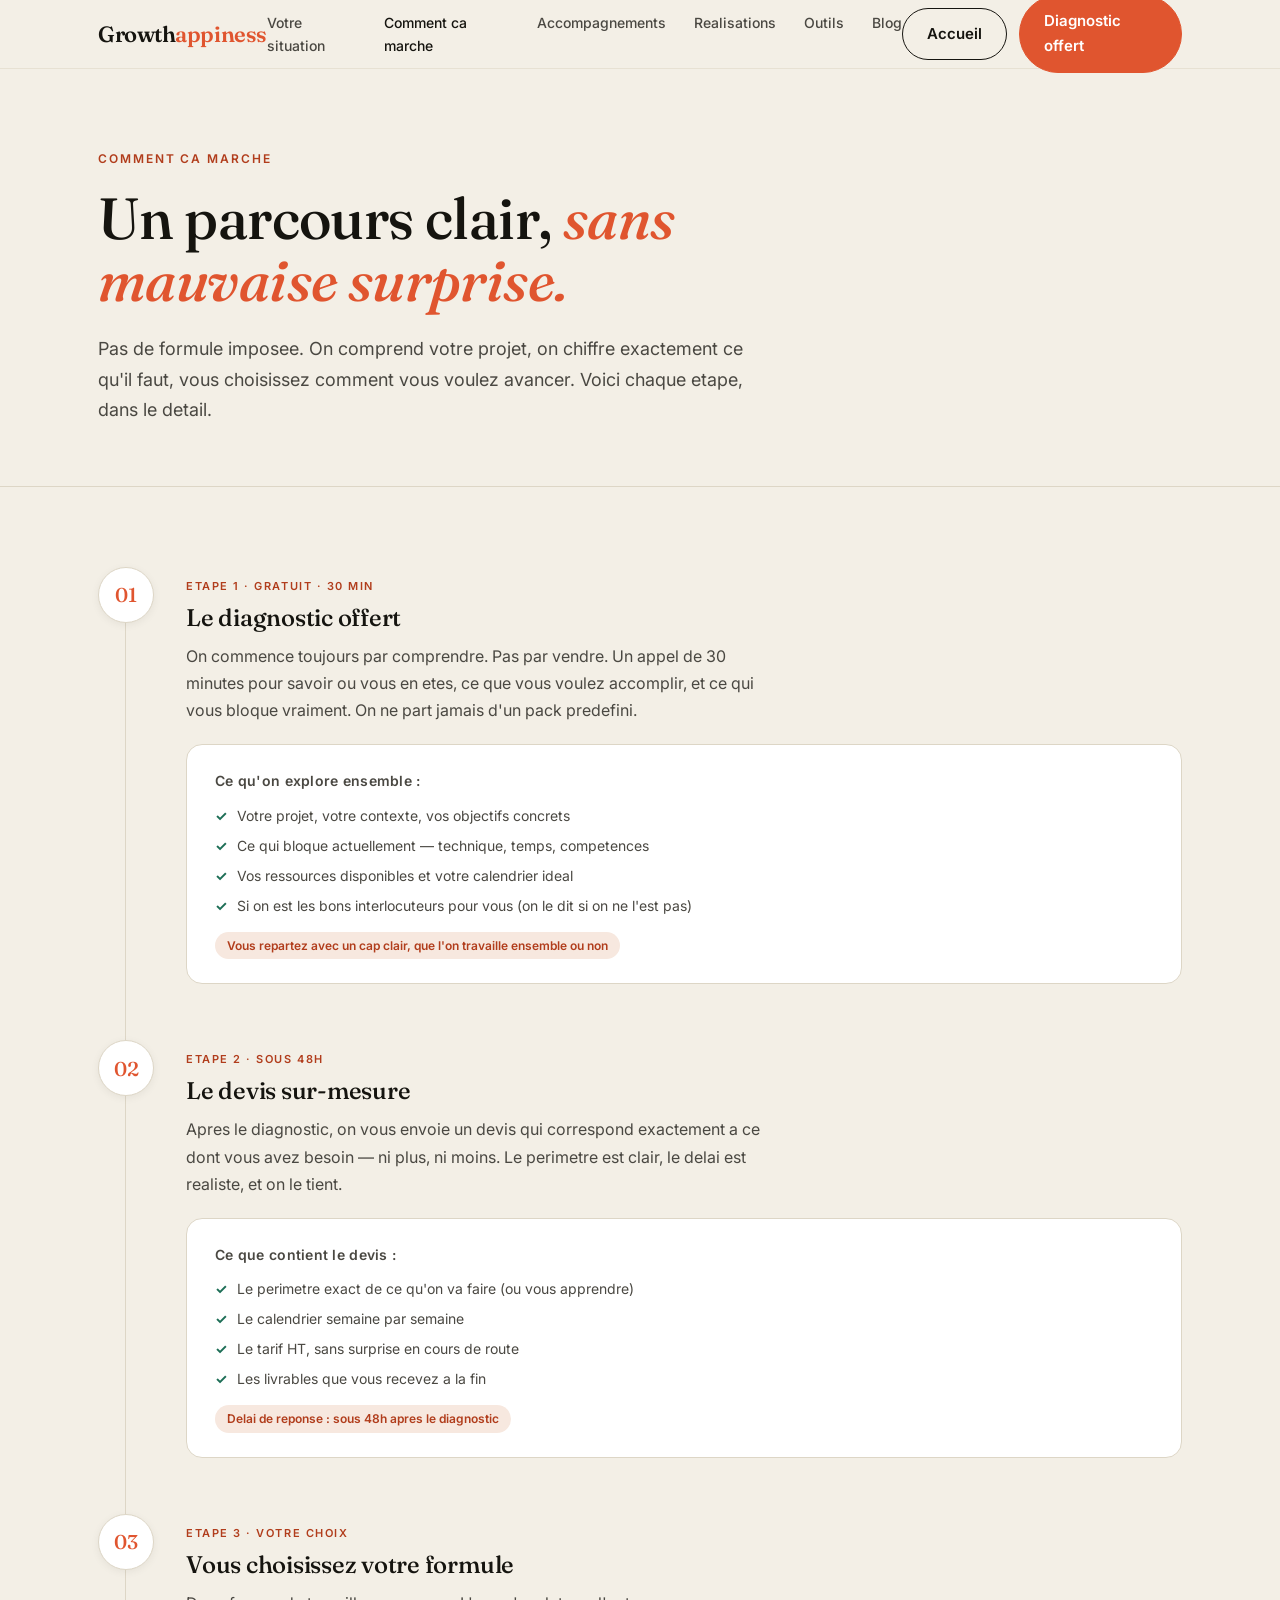
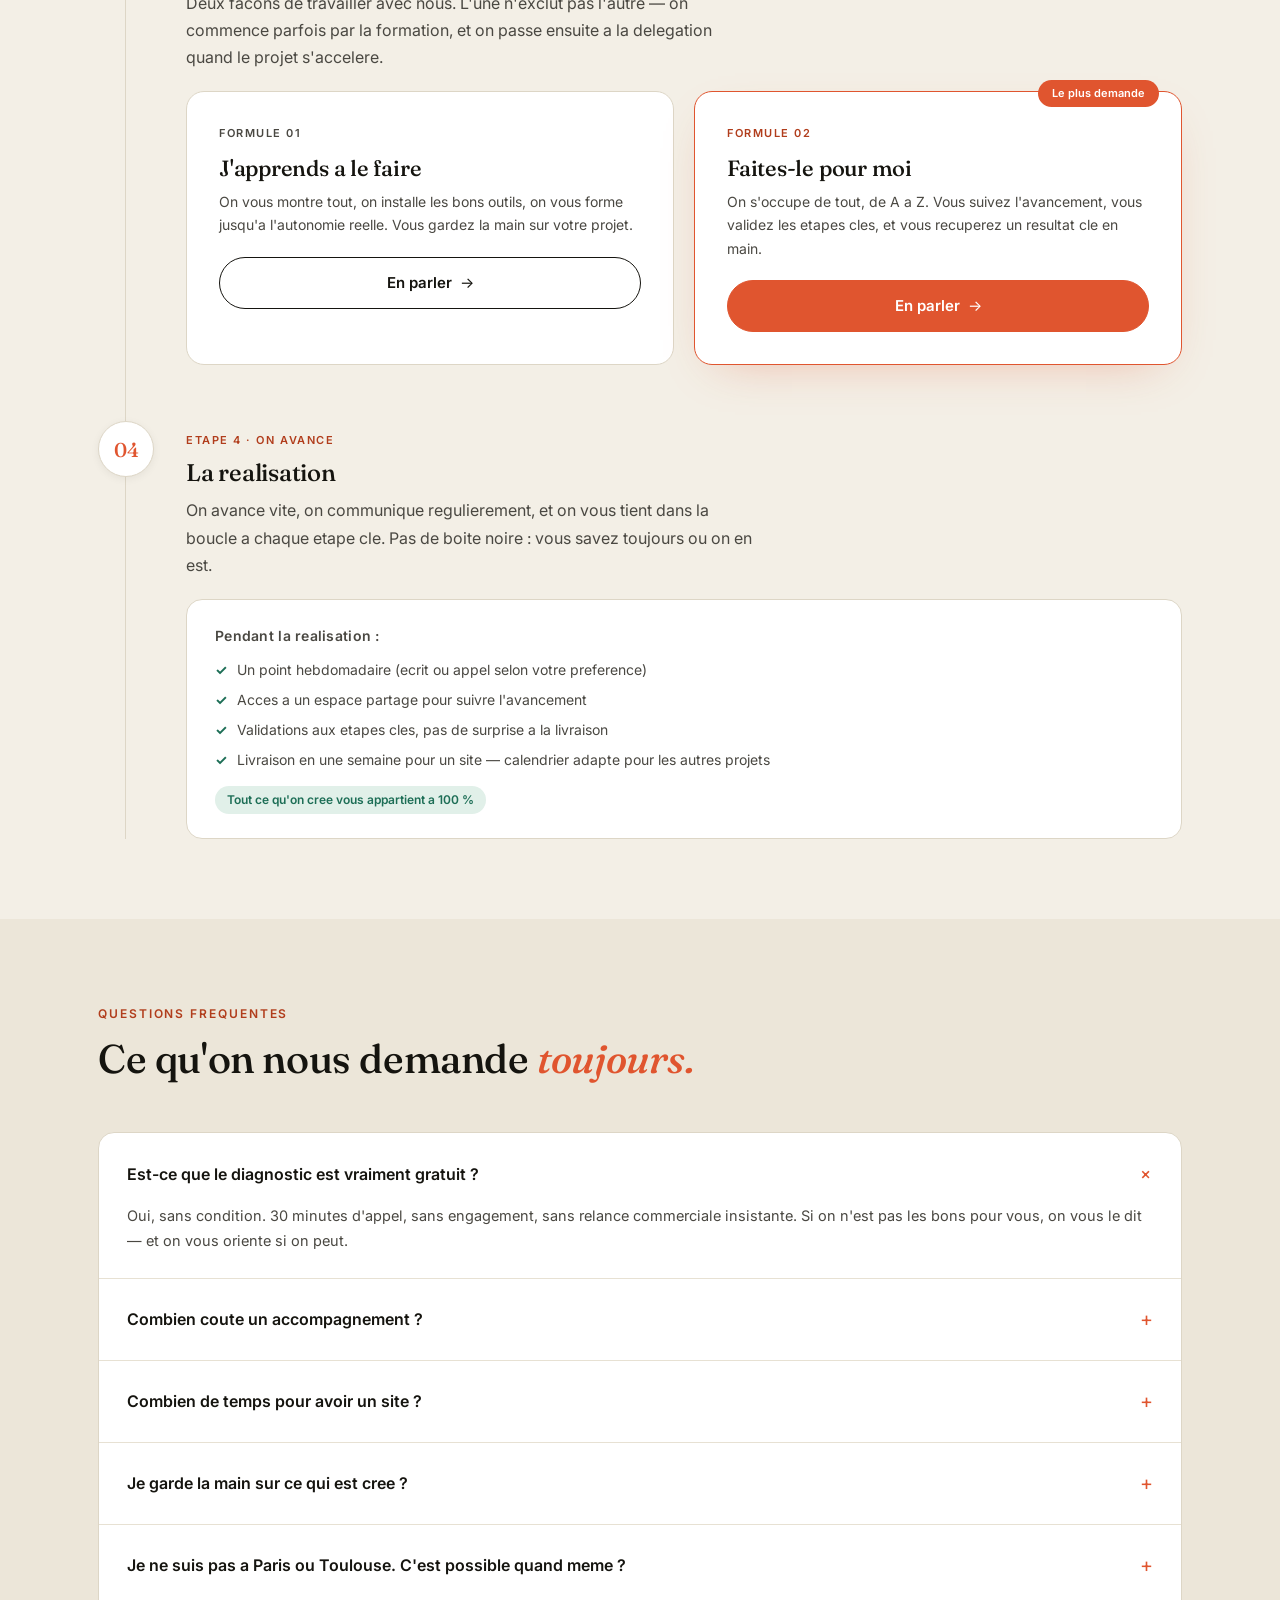
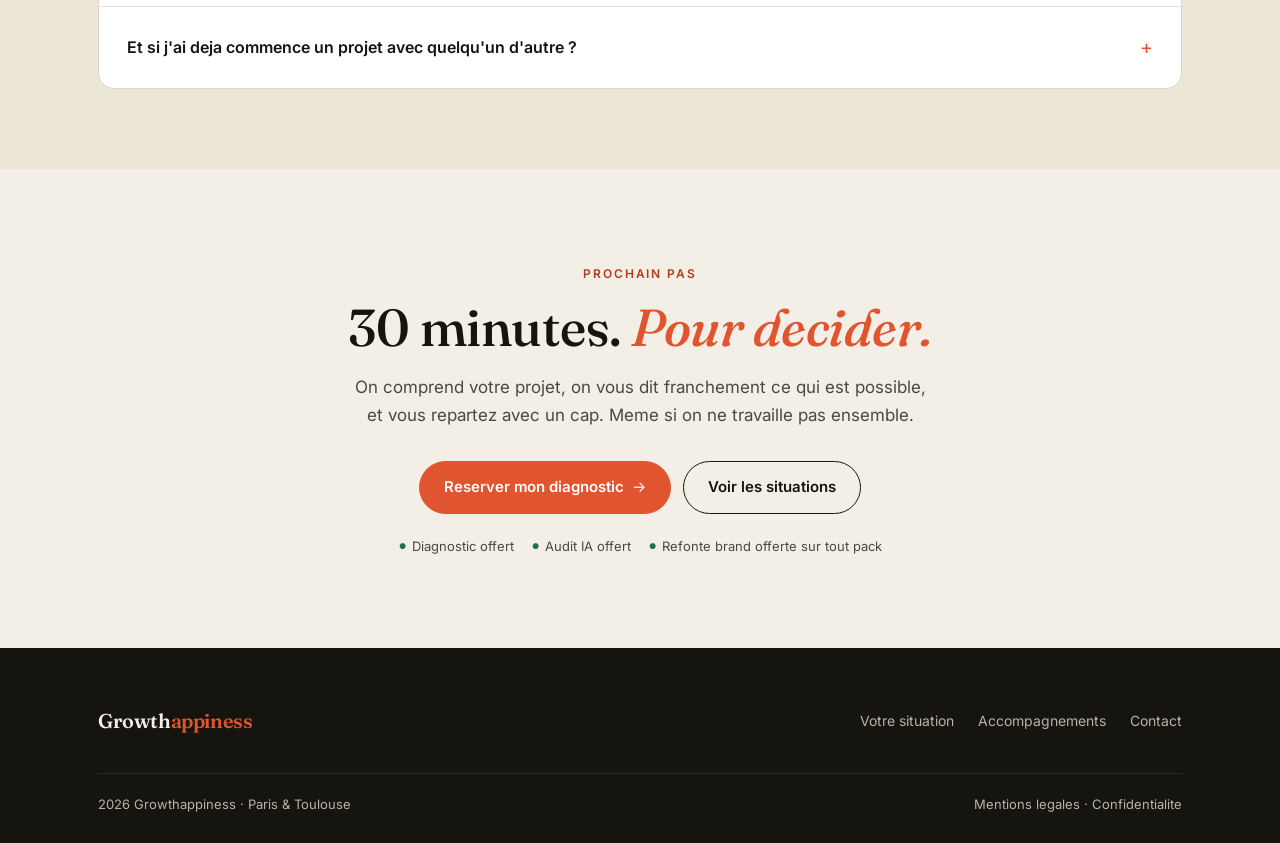
<file: process.html>
<!DOCTYPE html>
<html lang="fr">
<head>
<meta charset="UTF-8">
<meta name="viewport" content="width=device-width, initial-scale=1">
<title>Comment ca marche · Growthappiness</title>
<meta name="description" content="Un parcours clair, sans mauvaise surprise. Diagnostic, devis, choix, livraison. Voici exactement comment on travaille ensemble.">
<link rel="preconnect" href="https://fonts.googleapis.com">
<link rel="preconnect" href="https://fonts.gstatic.com" crossorigin>
<link href="https://fonts.googleapis.com/css2?family=Fraunces:opsz,wght@9..144,400;9..144,500;9..144,600&family=Inter:wght@400;500;600&display=swap" rel="stylesheet">
<style>
:root{--ink:#15140f;--ink-soft:#4a4842;--paper:#f3efe6;--paper-2:#ece6d9;--card:#ffffff;--line:#ddd6c6;--line-soft:#e7e1d3;--accent:#e0552f;--accent-deep:#b13d1c;--accent-soft:#f7e8df;--leaf:#1d6e56;--leaf-soft:#e1f0e9;--radius:14px;--maxw:1140px}
*{box-sizing:border-box;margin:0;padding:0}html{scroll-behavior:smooth}
body{font-family:"Inter",system-ui,sans-serif;color:var(--ink);background:var(--paper);line-height:1.65;-webkit-font-smoothing:antialiased}
h1,h2,h3{font-family:"Fraunces",Georgia,serif;font-weight:500;line-height:1.08;letter-spacing:-.01em}
em{font-style:italic;color:var(--accent)}a{color:inherit;text-decoration:none}
.wrap{max-width:var(--maxw);margin:0 auto;padding:0 28px}
.eyebrow{font-size:12px;letter-spacing:.16em;text-transform:uppercase;font-weight:600;color:var(--accent-deep)}
.btn{display:inline-flex;align-items:center;gap:8px;font-weight:600;font-size:15px;padding:13px 24px;border-radius:999px;transition:.18s;border:1.5px solid transparent;cursor:pointer;font-family:inherit}
.btn-primary{background:var(--accent);color:#fff;border-color:var(--accent)}.btn-primary:hover{background:var(--accent-deep);transform:translateY(-1px)}
.btn-ghost{background:transparent;border-color:var(--ink);color:var(--ink)}.btn-ghost:hover{background:var(--ink);color:var(--paper)}
.btn-arrow::after{content:" →";font-weight:400}
header{position:sticky;top:0;z-index:50;background:rgba(243,239,230,.9);backdrop-filter:blur(14px);border-bottom:1px solid var(--line-soft)}
.nav{display:flex;align-items:center;justify-content:space-between;height:68px}
.logo{font-family:"Fraunces",serif;font-weight:600;font-size:22px;letter-spacing:-.02em}.logo span{color:var(--accent)}
.nav-links{display:flex;gap:28px;font-size:14px;font-weight:500}.nav-links a{color:var(--ink-soft);transition:color .15s}.nav-links a:hover,.nav-links a.active{color:var(--ink)}
.nav-cta{display:flex;align-items:center;gap:12px}
@media(max-width:900px){.nav-links{display:none}.nav-cta .btn-ghost{display:none}}
.page-hero{padding:80px 0 60px;border-bottom:1px solid var(--line)}
.page-hero .eyebrow{margin-bottom:18px;display:block}
.page-hero h1{font-size:clamp(36px,5vw,58px);max-width:14em;margin-bottom:22px}
.page-hero .lead{font-size:18px;color:var(--ink-soft);max-width:36em;line-height:1.7}
section{padding:80px 0}
.sec-head{max-width:38em;margin-bottom:52px}
.sec-head h2{font-size:clamp(26px,3.4vw,40px);margin:12px 0 0}
.sec-head .sub{font-size:17px;color:var(--ink-soft);margin-top:14px;line-height:1.65}
.timeline{display:flex;flex-direction:column;gap:0;position:relative}
.timeline::before{content:'';position:absolute;left:27px;top:0;bottom:0;width:1px;background:var(--line);z-index:0}
.tl-step{display:grid;grid-template-columns:56px 1fr;gap:32px;padding:0 0 56px;position:relative;z-index:1}
.tl-step:last-child{padding-bottom:0}
.tl-num{width:56px;height:56px;border-radius:50%;background:var(--card);border:1.5px solid var(--line);display:flex;align-items:center;justify-content:center;font-family:"Fraunces",serif;font-size:20px;color:var(--accent);font-weight:500;flex-shrink:0;box-shadow:0 2px 8px rgba(0,0,0,.06)}
.tl-content{padding-top:10px}
.tl-label{font-size:11px;letter-spacing:.14em;text-transform:uppercase;font-weight:600;color:var(--accent-deep);margin-bottom:10px}
.tl-content h3{font-size:24px;margin-bottom:12px}
.tl-content .main-desc{font-size:16px;color:var(--ink-soft);line-height:1.7;margin-bottom:20px;max-width:36em}
.tl-card{background:var(--card);border:1px solid var(--line);border-radius:16px;padding:24px 28px}
.tl-card h4{font-size:14px;font-weight:600;margin-bottom:12px;color:var(--ink-soft);letter-spacing:.02em}
.tl-card ul{list-style:none;display:flex;flex-direction:column;gap:9px}
.tl-card li{font-size:14px;color:var(--ink-soft);padding-left:22px;position:relative;line-height:1.5}
.tl-card li::before{content:"✓";position:absolute;left:0;color:var(--leaf);font-weight:700}
.tl-tag{display:inline-block;background:var(--accent-soft);color:var(--accent-deep);border-radius:999px;padding:4px 12px;font-size:12px;font-weight:600;margin-top:16px}
.tl-tag.green{background:var(--leaf-soft);color:var(--leaf)}
@media(max-width:640px){.timeline::before{left:20px}.tl-step{grid-template-columns:42px 1fr;gap:18px}.tl-num{width:42px;height:42px;font-size:16px}}
.formules-mini{display:grid;grid-template-columns:1fr 1fr;gap:20px;margin-top:0}
.fm{background:var(--card);border:1px solid var(--line);border-radius:18px;padding:32px;position:relative}
.fm.feature{border:1.5px solid var(--accent);box-shadow:0 16px 48px -24px rgba(224,85,47,.4)}
.fm .badge{position:absolute;top:-12px;right:22px;background:var(--accent);color:#fff;font-size:11px;font-weight:600;padding:4px 14px;border-radius:999px}
.fm .pick{font-size:11px;letter-spacing:.14em;text-transform:uppercase;font-weight:600;color:var(--ink-soft);margin-bottom:14px}
.fm.feature .pick{color:var(--accent-deep)}
.fm h3{font-size:22px;margin-bottom:10px}
.fm p{font-size:14px;color:var(--ink-soft);line-height:1.65;margin-bottom:20px}
.fm .btn{width:100%;justify-content:center}
@media(max-width:680px){.formules-mini{grid-template-columns:1fr}}
.faq{display:flex;flex-direction:column;gap:0;border:1px solid var(--line);border-radius:16px;overflow:hidden;background:var(--card)}
.faq-item{padding:24px 28px;border-bottom:1px solid var(--line-soft);cursor:pointer}
.faq-item:last-child{border-bottom:none}
.faq-q{font-size:16px;font-weight:600;display:flex;justify-content:space-between;align-items:center;gap:16px}
.faq-q::after{content:"+";font-size:20px;color:var(--accent);font-weight:400;flex-shrink:0;transition:transform .2s}
.faq-item.open .faq-q::after{transform:rotate(45deg)}
.faq-a{font-size:14.5px;color:var(--ink-soft);line-height:1.7;max-height:0;overflow:hidden;transition:max-height .3s,padding .3s}
.faq-item.open .faq-a{max-height:200px;padding-top:14px}
.final-cta{text-align:center;padding:90px 0}
.final-cta h2{font-size:clamp(32px,4.5vw,52px);margin:14px 0 18px}
.final-cta p{font-size:17px;color:var(--ink-soft);max-width:34em;margin:0 auto 32px;line-height:1.65}
.final-cta .row{display:flex;gap:12px;justify-content:center;flex-wrap:wrap}
.perks{margin-top:22px;font-size:13px;color:var(--ink-soft);display:flex;gap:18px;justify-content:center;flex-wrap:wrap}
.perks span{display:inline-flex;align-items:center;gap:6px}
.perks span::before{content:"●";color:var(--leaf);font-size:8px}
footer{background:var(--ink);color:#b8b3a6;padding:56px 0 28px}
.foot-simple{display:flex;justify-content:space-between;align-items:center;flex-wrap:wrap;gap:20px}
.foot-links{display:flex;gap:24px;font-size:14px}
.foot-links a:hover{color:var(--paper)}
.foot-bottom{margin-top:36px;padding-top:20px;border-top:1px solid #2c2a20;font-size:13px;display:flex;justify-content:space-between;flex-wrap:wrap;gap:12px}
</style>
</head>
<body>
<header>
  <div class="wrap nav">
    <a href="index.html" class="logo">Growth<span>appiness</span></a>
    <nav class="nav-links">
      <a href="situation.html">Votre situation</a>
      <a href="process.html" class="active" style="color:var(--ink)">Comment ca marche</a>
      <a href="index.html#accompagnements">Accompagnements</a>
      <a href="index.html#preuve">Realisations</a>
      <a href="https://growthappiness.com/outils.html">Outils</a>
      <a href="https://growthappiness.com/blog-v2.html">Blog</a>
    </nav>
    <div class="nav-cta">
      <a href="index.html" class="btn btn-ghost">Accueil</a>
      <a href="https://growthappiness.com/contact.html" class="btn btn-primary">Diagnostic offert</a>
    </div>
  </div>
</header>

<div class="page-hero">
  <div class="wrap">
    <span class="eyebrow">Comment ca marche</span>
    <h1>Un parcours clair, <em>sans mauvaise surprise.</em></h1>
    <p class="lead">Pas de formule imposee. On comprend votre projet, on chiffre exactement ce qu'il faut, vous choisissez comment vous voulez avancer. Voici chaque etape, dans le detail.</p>
  </div>
</div>

<section>
  <div class="wrap">
    <div class="timeline">
      <div class="tl-step">
        <div class="tl-num">01</div>
        <div class="tl-content">
          <div class="tl-label">Etape 1 · Gratuit · 30 min</div>
          <h3>Le diagnostic offert</h3>
          <p class="main-desc">On commence toujours par comprendre. Pas par vendre. Un appel de 30 minutes pour savoir ou vous en etes, ce que vous voulez accomplir, et ce qui vous bloque vraiment. On ne part jamais d'un pack predefini.</p>
          <div class="tl-card">
            <h4>Ce qu'on explore ensemble :</h4>
            <ul>
              <li>Votre projet, votre contexte, vos objectifs concrets</li>
              <li>Ce qui bloque actuellement — technique, temps, competences</li>
              <li>Vos ressources disponibles et votre calendrier ideal</li>
              <li>Si on est les bons interlocuteurs pour vous (on le dit si on ne l'est pas)</li>
            </ul>
            <span class="tl-tag">Vous repartez avec un cap clair, que l'on travaille ensemble ou non</span>
          </div>
        </div>
      </div>
      <div class="tl-step">
        <div class="tl-num">02</div>
        <div class="tl-content">
          <div class="tl-label">Etape 2 · Sous 48h</div>
          <h3>Le devis sur-mesure</h3>
          <p class="main-desc">Apres le diagnostic, on vous envoie un devis qui correspond exactement a ce dont vous avez besoin — ni plus, ni moins. Le perimetre est clair, le delai est realiste, et on le tient.</p>
          <div class="tl-card">
            <h4>Ce que contient le devis :</h4>
            <ul>
              <li>Le perimetre exact de ce qu'on va faire (ou vous apprendre)</li>
              <li>Le calendrier semaine par semaine</li>
              <li>Le tarif HT, sans surprise en cours de route</li>
              <li>Les livrables que vous recevez a la fin</li>
            </ul>
            <span class="tl-tag">Delai de reponse : sous 48h apres le diagnostic</span>
          </div>
        </div>
      </div>
      <div class="tl-step">
        <div class="tl-num">03</div>
        <div class="tl-content">
          <div class="tl-label">Etape 3 · Votre choix</div>
          <h3>Vous choisissez votre formule</h3>
          <p class="main-desc">Deux facons de travailler avec nous. L'une n'exclut pas l'autre — on commence parfois par la formation, et on passe ensuite a la delegation quand le projet s'accelere.</p>
          <div class="formules-mini">
            <div class="fm">
              <div class="pick">Formule 01</div>
              <h3>J'apprends a le faire</h3>
              <p>On vous montre tout, on installe les bons outils, on vous forme jusqu'a l'autonomie reelle. Vous gardez la main sur votre projet.</p>
              <a href="https://growthappiness.com/contact.html" class="btn btn-ghost btn-arrow">En parler</a>
            </div>
            <div class="fm feature">
              <span class="badge">Le plus demande</span>
              <div class="pick">Formule 02</div>
              <h3>Faites-le pour moi</h3>
              <p>On s'occupe de tout, de A a Z. Vous suivez l'avancement, vous validez les etapes cles, et vous recuperez un resultat cle en main.</p>
              <a href="https://growthappiness.com/contact.html" class="btn btn-primary btn-arrow">En parler</a>
            </div>
          </div>
        </div>
      </div>
      <div class="tl-step">
        <div class="tl-num">04</div>
        <div class="tl-content">
          <div class="tl-label">Etape 4 · On avance</div>
          <h3>La realisation</h3>
          <p class="main-desc">On avance vite, on communique regulierement, et on vous tient dans la boucle a chaque etape cle. Pas de boite noire : vous savez toujours ou on en est.</p>
          <div class="tl-card">
            <h4>Pendant la realisation :</h4>
            <ul>
              <li>Un point hebdomadaire (ecrit ou appel selon votre preference)</li>
              <li>Acces a un espace partage pour suivre l'avancement</li>
              <li>Validations aux etapes cles, pas de surprise a la livraison</li>
              <li>Livraison en une semaine pour un site — calendrier adapte pour les autres projets</li>
            </ul>
            <span class="tl-tag green">Tout ce qu'on cree vous appartient a 100 %</span>
          </div>
        </div>
      </div>
    </div>
  </div>
</section>

<section style="background:var(--paper-2)">
  <div class="wrap">
    <div class="sec-head">
      <span class="eyebrow">Questions frequentes</span>
      <h2>Ce qu'on nous demande <em>toujours.</em></h2>
    </div>
    <div class="faq">
      <div class="faq-item open">
        <div class="faq-q">Est-ce que le diagnostic est vraiment gratuit ?</div>
        <div class="faq-a">Oui, sans condition. 30 minutes d'appel, sans engagement, sans relance commerciale insistante. Si on n'est pas les bons pour vous, on vous le dit — et on vous oriente si on peut.</div>
      </div>
      <div class="faq-item">
        <div class="faq-q">Combien coute un accompagnement ?</div>
        <div class="faq-a">Ca depend entierement de votre projet. On ne vend pas de packs a prix fixe. Tout est chiffre sur-mesure apres le diagnostic. Les tarifs varient selon le perimetre, la duree et la formule choisie.</div>
      </div>
      <div class="faq-item">
        <div class="faq-q">Combien de temps pour avoir un site ?</div>
        <div class="faq-a">En moyenne une semaine pour un site complet, grace a nos methodes de vibe coding et a l'IA. Pour les projets plus complexes (espace membre, app, automatisations), le calendrier est defini au devis.</div>
      </div>
      <div class="faq-item">
        <div class="faq-q">Je garde la main sur ce qui est cree ?</div>
        <div class="faq-a">Oui, a 100 %. Tout ce qu'on construit ou configure vous appartient. Pas de dependance a nous, pas de contrat d'exclusivite. Vous pouvez continuer seul ou avec quelqu'un d'autre apres notre mission.</div>
      </div>
      <div class="faq-item">
        <div class="faq-q">Je ne suis pas a Paris ou Toulouse. C'est possible quand meme ?</div>
        <div class="faq-a">Tout a fait. On travaille 100% remote avec de nombreux clients. Les appels se font en visio, les livrables passent par un espace partage. La ville n'a aucun impact sur la qualite de l'accompagnement.</div>
      </div>
      <div class="faq-item">
        <div class="faq-q">Et si j'ai deja commence un projet avec quelqu'un d'autre ?</div>
        <div class="faq-a">Pas de probleme. On peut prendre la suite, auditer ce qui a ete fait, ou completer avec ce qui manque. On explique au diagnostic ce qui est possible selon l'etat actuel de votre projet.</div>
      </div>
    </div>
  </div>
</section>

<section class="final-cta">
  <div class="wrap">
    <span class="eyebrow">Prochain pas</span>
    <h2>30 minutes. <em>Pour decider.</em></h2>
    <p>On comprend votre projet, on vous dit franchement ce qui est possible, et vous repartez avec un cap. Meme si on ne travaille pas ensemble.</p>
    <div class="row">
      <a href="https://growthappiness.com/contact.html" class="btn btn-primary btn-arrow">Reserver mon diagnostic</a>
      <a href="situation.html" class="btn btn-ghost">Voir les situations</a>
    </div>
    <div class="perks"><span>Diagnostic offert</span><span>Audit IA offert</span><span>Refonte brand offerte sur tout pack</span></div>
  </div>
</section>

<footer>
  <div class="wrap">
    <div class="foot-simple">
      <a href="index.html" class="logo" style="color:var(--paper);font-family:'Fraunces',serif;font-weight:600;font-size:20px">Growth<span style="color:var(--accent)">appiness</span></a>
      <div class="foot-links">
        <a href="situation.html">Votre situation</a>
        <a href="index.html#accompagnements">Accompagnements</a>
        <a href="https://growthappiness.com/contact.html">Contact</a>
      </div>
    </div>
    <div class="foot-bottom">
      <span>2026 Growthappiness · Paris & Toulouse</span>
      <span>Mentions legales · Confidentialite</span>
    </div>
  </div>
</footer>

<script>
document.querySelectorAll('.faq-item').forEach(item => {
  item.addEventListener('click', () => {
    const isOpen = item.classList.contains('open');
    document.querySelectorAll('.faq-item').forEach(i => i.classList.remove('open'));
    if (!isOpen) item.classList.add('open');
  });
});
</script>
</body>
</html>
</file>
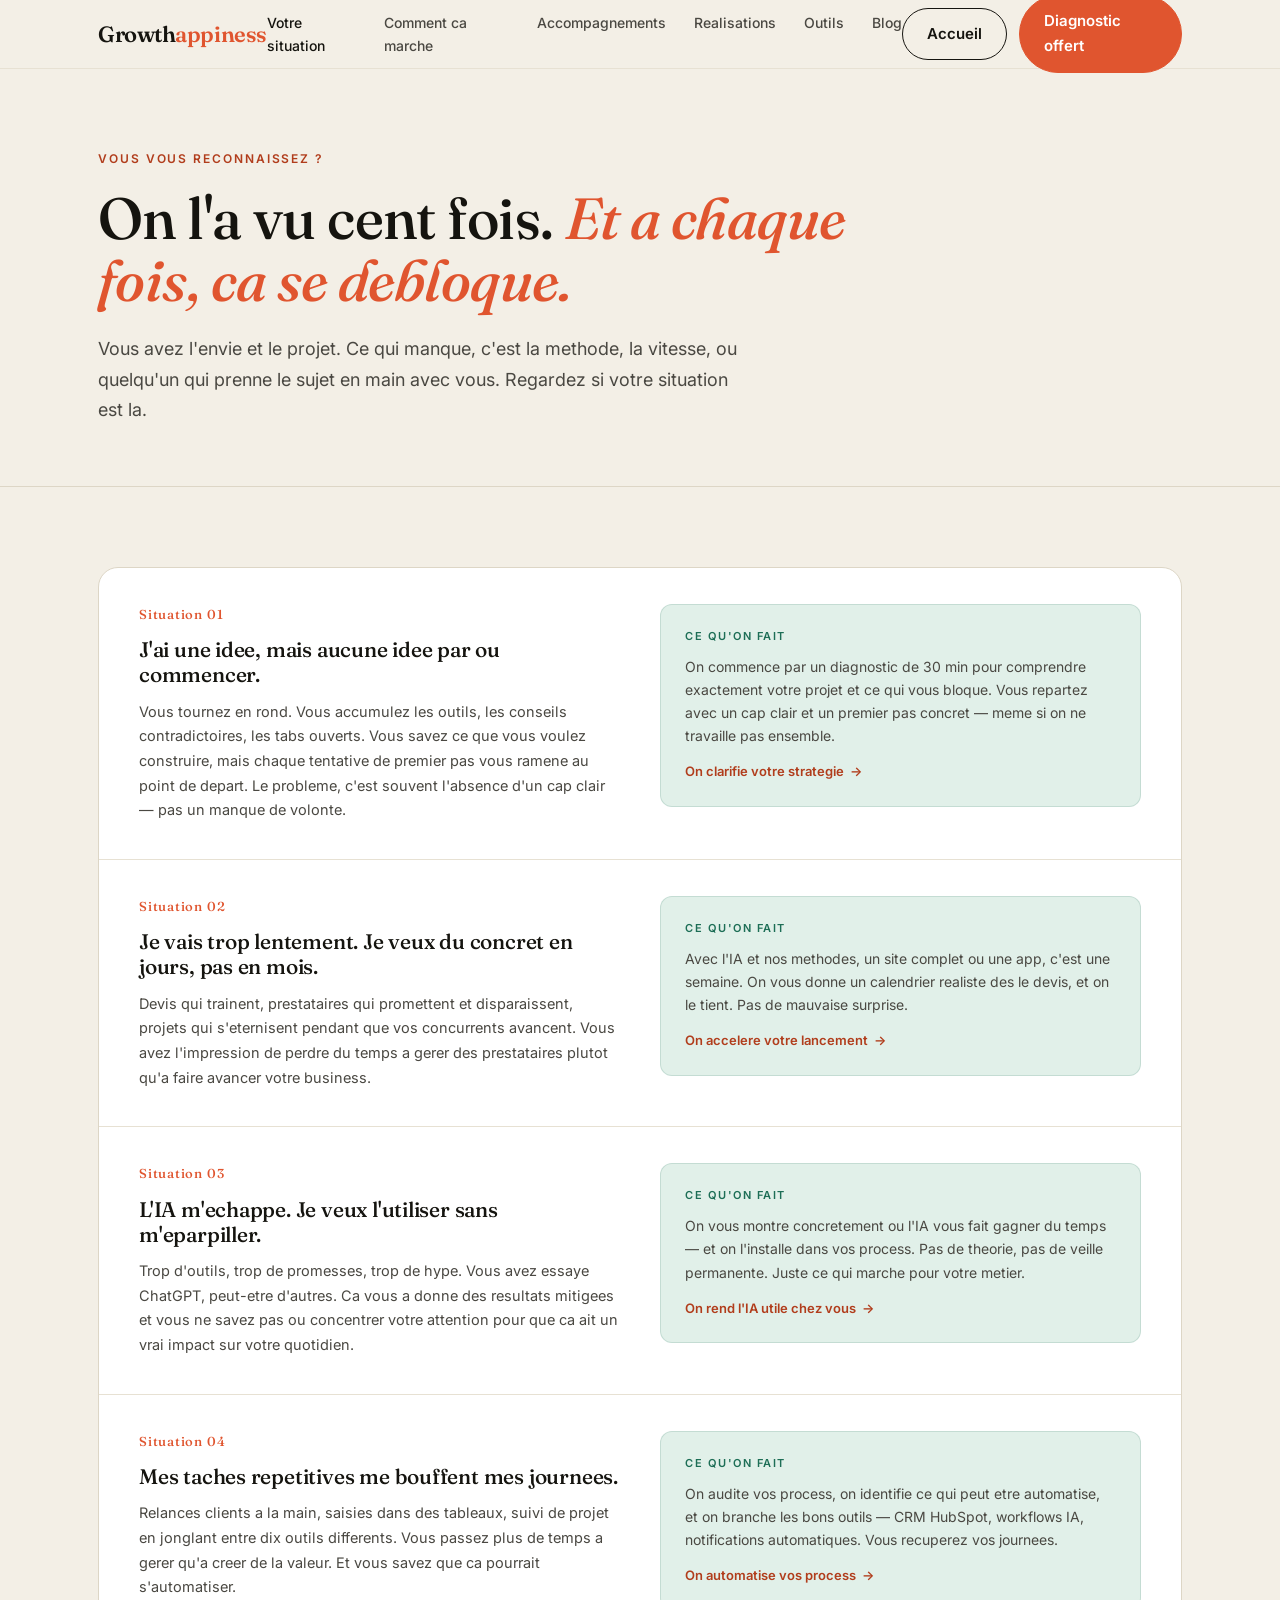
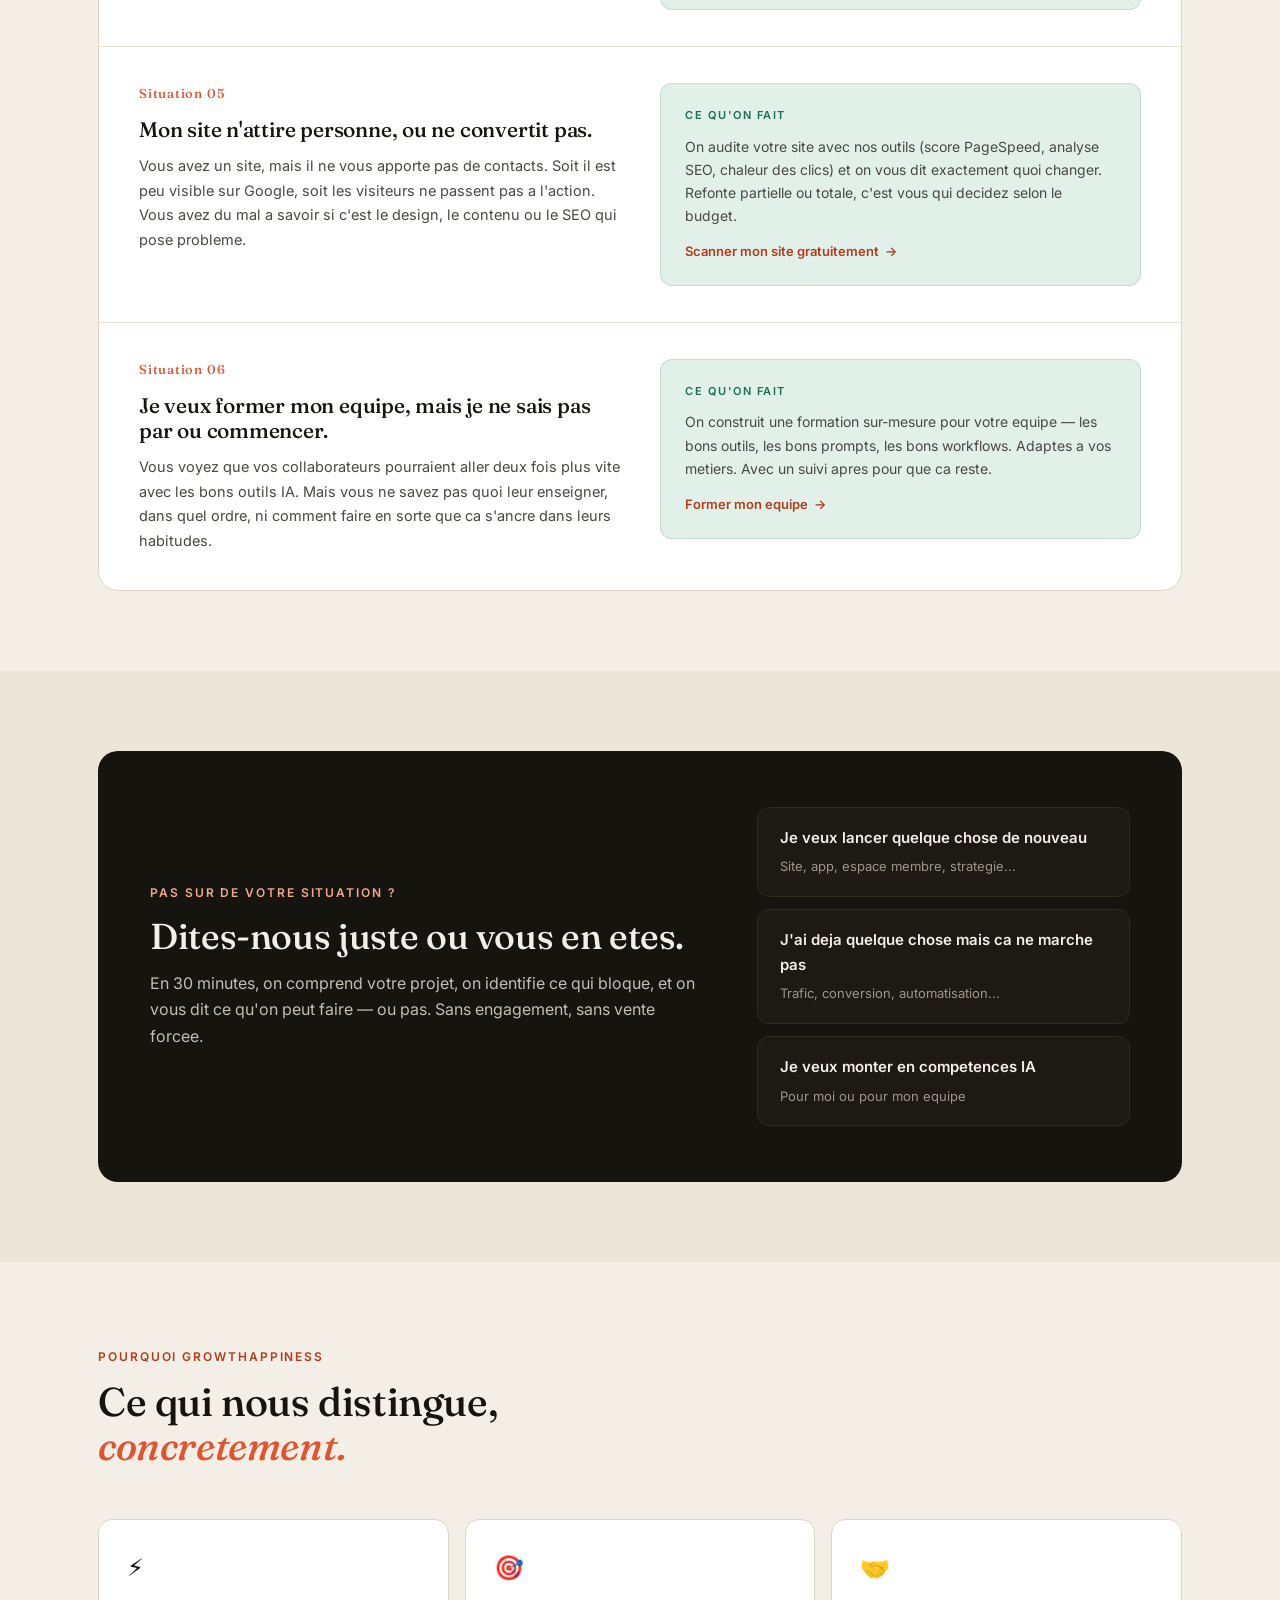
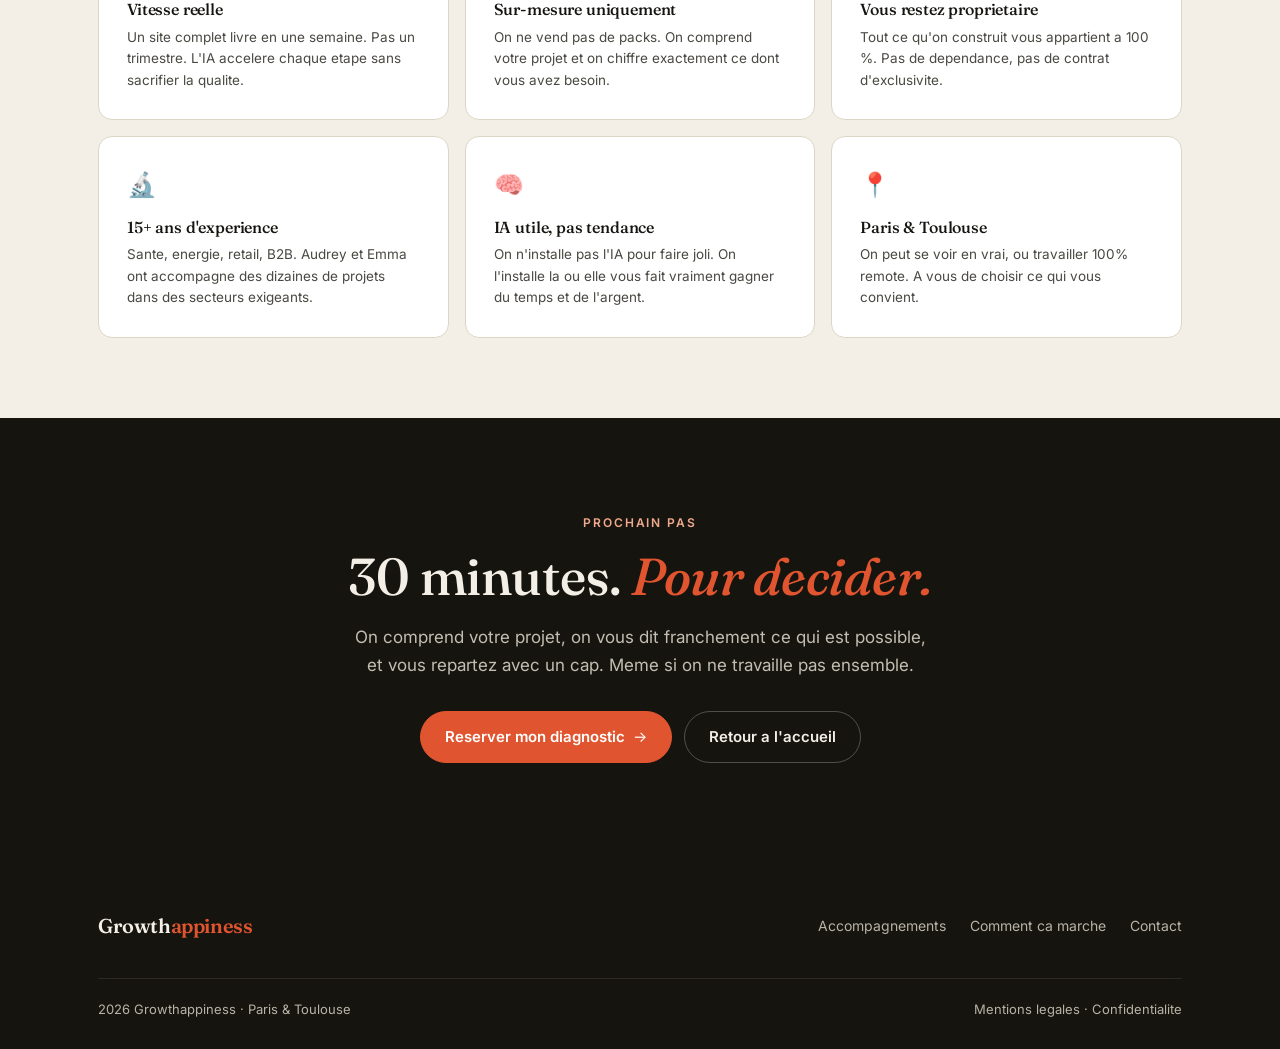
<file: situation.html>
<!DOCTYPE html>
<html lang="fr">
<head>
<meta charset="UTF-8">
<meta name="viewport" content="width=device-width, initial-scale=1">
<title>Votre situation · Growthappiness</title>
<meta name="description" content="Vous vous reconnaissez dans l'une de ces situations ? On a accompagne des dizaines d'entrepreneurs et dirigeants qui etaient exactement la ou vous etes.">
<link rel="preconnect" href="https://fonts.googleapis.com">
<link rel="preconnect" href="https://fonts.gstatic.com" crossorigin>
<link href="https://fonts.googleapis.com/css2?family=Fraunces:opsz,wght@9..144,400;9..144,500;9..144,600&family=Inter:wght@400;500;600&display=swap" rel="stylesheet">
<style>
:root{--ink:#15140f;--ink-soft:#4a4842;--paper:#f3efe6;--paper-2:#ece6d9;--card:#ffffff;--line:#ddd6c6;--line-soft:#e7e1d3;--accent:#e0552f;--accent-deep:#b13d1c;--accent-soft:#f7e8df;--leaf:#1d6e56;--leaf-soft:#e1f0e9;--radius:14px;--maxw:1140px}
*{box-sizing:border-box;margin:0;padding:0}html{scroll-behavior:smooth}
body{font-family:"Inter",system-ui,sans-serif;color:var(--ink);background:var(--paper);line-height:1.65;-webkit-font-smoothing:antialiased}
h1,h2,h3{font-family:"Fraunces",Georgia,serif;font-weight:500;line-height:1.08;letter-spacing:-.01em}
em{font-style:italic;color:var(--accent)}a{color:inherit;text-decoration:none}
.wrap{max-width:var(--maxw);margin:0 auto;padding:0 28px}
.eyebrow{font-size:12px;letter-spacing:.16em;text-transform:uppercase;font-weight:600;color:var(--accent-deep)}
.btn{display:inline-flex;align-items:center;gap:8px;font-weight:600;font-size:15px;padding:13px 24px;border-radius:999px;transition:.18s;border:1.5px solid transparent;cursor:pointer;font-family:inherit}
.btn-primary{background:var(--accent);color:#fff;border-color:var(--accent)}.btn-primary:hover{background:var(--accent-deep)}
.btn-ghost{background:transparent;border-color:var(--ink);color:var(--ink)}.btn-ghost:hover{background:var(--ink);color:var(--paper)}
.btn-arrow::after{content:" →";font-weight:400}
header{position:sticky;top:0;z-index:50;background:rgba(243,239,230,.9);backdrop-filter:blur(14px);border-bottom:1px solid var(--line-soft)}
.nav{display:flex;align-items:center;justify-content:space-between;height:68px}
.logo{font-family:"Fraunces",serif;font-weight:600;font-size:22px;letter-spacing:-.02em}.logo span{color:var(--accent)}
.nav-links{display:flex;gap:28px;font-size:14px;font-weight:500}.nav-links a{color:var(--ink-soft);transition:color .15s}.nav-links a:hover{color:var(--ink)}
.nav-cta{display:flex;align-items:center;gap:12px}
@media(max-width:900px){.nav-links{display:none}.nav-cta .btn-ghost{display:none}}
.page-hero{padding:80px 0 60px;border-bottom:1px solid var(--line)}
.page-hero .eyebrow{margin-bottom:18px;display:block}
.page-hero h1{font-size:clamp(36px,5vw,58px);max-width:14em;margin-bottom:22px}
.page-hero .lead{font-size:18px;color:var(--ink-soft);max-width:36em;line-height:1.7}
section{padding:80px 0}
.sec-head{max-width:38em;margin-bottom:52px}
.sec-head h2{font-size:clamp(26px,3.4vw,40px);margin:12px 0 0}
.sec-head .sub{font-size:17px;color:var(--ink-soft);margin-top:14px;line-height:1.65}
.situations{display:grid;grid-template-columns:1fr;gap:0;border:1px solid var(--line);border-radius:20px;overflow:hidden;background:var(--card)}
.situation-item{padding:36px 40px;border-bottom:1px solid var(--line-soft);display:grid;grid-template-columns:1fr 1fr;gap:40px;align-items:start;transition:.18s}
.situation-item:last-child{border-bottom:none}
.situation-item:hover{background:var(--accent-soft)}
.situation-item .num{font-family:"Fraunces",serif;font-size:13px;color:var(--accent);font-weight:500;margin-bottom:12px;letter-spacing:.06em}
.situation-item h3{font-size:21px;margin-bottom:12px;line-height:1.2}
.situation-item .desc{font-size:14.5px;color:var(--ink-soft);line-height:1.7}
.situation-item .solution{background:var(--leaf-soft);border:1px solid rgba(29,110,86,.15);border-radius:12px;padding:22px 24px}
.situation-item .sol-label{font-size:11px;letter-spacing:.14em;text-transform:uppercase;font-weight:600;color:var(--leaf);margin-bottom:10px}
.situation-item .sol-text{font-size:14px;color:var(--ink-soft);line-height:1.65}
.situation-item .sol-cta{display:inline-flex;align-items:center;gap:6px;margin-top:14px;font-size:13px;font-weight:600;color:var(--accent-deep)}
.situation-item .sol-cta::after{content:" →"}
@media(max-width:760px){.situation-item{grid-template-columns:1fr;padding:28px 24px}}
.quiz{background:var(--ink);border-radius:20px;padding:56px 52px;display:grid;grid-template-columns:1.2fr .8fr;gap:48px;align-items:center}
.quiz h2{font-size:clamp(24px,3vw,36px);color:var(--paper);margin-bottom:14px}
.quiz p{font-size:16px;color:#c3beb1;line-height:1.65}
.quiz .eyebrow{color:#f0a98c;margin-bottom:14px;display:block}
.quiz-actions{display:flex;flex-direction:column;gap:12px}
.quiz-opt{background:#1c1a13;border:1px solid #2e2b1f;border-radius:12px;padding:18px 22px;color:var(--paper);font-size:14px;cursor:pointer;text-align:left;transition:.18s;font-family:inherit}
.quiz-opt:hover{border-color:var(--accent);background:#221f17;color:#fff}
.quiz-opt strong{display:block;font-size:15px;font-weight:600;margin-bottom:4px}
.quiz-opt span{color:#9b968a;font-size:13px}
@media(max-width:760px){.quiz{grid-template-columns:1fr;padding:36px 28px}}
.reassurance{display:grid;grid-template-columns:repeat(3,1fr);gap:16px}
.reass-item{background:var(--card);border:1px solid var(--line);border-radius:var(--radius);padding:28px}
.reass-item .ic{font-size:24px;margin-bottom:14px}
.reass-item h3{font-size:16px;font-family:"Fraunces",serif;font-weight:500;margin-bottom:8px}
.reass-item p{font-size:13.5px;color:var(--ink-soft);line-height:1.6}
@media(max-width:680px){.reassurance{grid-template-columns:1fr}}
.final-cta{text-align:center;padding:90px 0}
.final-cta h2{font-size:clamp(32px,4.5vw,52px);margin:14px 0 18px}
.final-cta p{font-size:17px;color:var(--ink-soft);max-width:34em;margin:0 auto 32px;line-height:1.65}
.final-cta .row{display:flex;gap:12px;justify-content:center;flex-wrap:wrap}
footer{background:var(--ink);color:#b8b3a6;padding:56px 0 28px}
.foot-simple{display:flex;justify-content:space-between;align-items:center;flex-wrap:wrap;gap:20px}
.foot-links{display:flex;gap:24px;font-size:14px}
.foot-links a:hover{color:var(--paper)}
.foot-bottom{margin-top:36px;padding-top:20px;border-top:1px solid #2c2a20;font-size:13px;display:flex;justify-content:space-between;flex-wrap:wrap;gap:12px}
</style>
</head>
<body>
<header>
  <div class="wrap nav">
    <a href="index.html" class="logo">Growth<span>appiness</span></a>
    <nav class="nav-links">
      <a href="situation.html" style="color:var(--ink)">Votre situation</a>
      <a href="process.html">Comment ca marche</a>
      <a href="index.html#accompagnements">Accompagnements</a>
      <a href="index.html#preuve">Realisations</a>
      <a href="https://growthappiness.com/outils.html">Outils</a>
      <a href="https://growthappiness.com/blog-v2.html">Blog</a>
    </nav>
    <div class="nav-cta">
      <a href="index.html" class="btn btn-ghost">Accueil</a>
      <a href="https://growthappiness.com/contact.html" class="btn btn-primary">Diagnostic offert</a>
    </div>
  </div>
</header>

<div class="page-hero">
  <div class="wrap">
    <span class="eyebrow">Vous vous reconnaissez ?</span>
    <h1>On l'a vu cent fois. <em>Et a chaque fois, ca se debloque.</em></h1>
    <p class="lead">Vous avez l'envie et le projet. Ce qui manque, c'est la methode, la vitesse, ou quelqu'un qui prenne le sujet en main avec vous. Regardez si votre situation est la.</p>
  </div>
</div>

<section>
  <div class="wrap">
    <div class="situations">
      <div class="situation-item">
        <div>
          <div class="num">Situation 01</div>
          <h3>J'ai une idee, mais aucune idee par ou commencer.</h3>
          <p class="desc">Vous tournez en rond. Vous accumulez les outils, les conseils contradictoires, les tabs ouverts. Vous savez ce que vous voulez construire, mais chaque tentative de premier pas vous ramene au point de depart. Le probleme, c'est souvent l'absence d'un cap clair — pas un manque de volonte.</p>
        </div>
        <div class="solution">
          <div class="sol-label">Ce qu'on fait</div>
          <p class="sol-text">On commence par un diagnostic de 30 min pour comprendre exactement votre projet et ce qui vous bloque. Vous repartez avec un cap clair et un premier pas concret — meme si on ne travaille pas ensemble.</p>
          <a href="https://growthappiness.com/contact.html" class="sol-cta">On clarifie votre strategie</a>
        </div>
      </div>
      <div class="situation-item">
        <div>
          <div class="num">Situation 02</div>
          <h3>Je vais trop lentement. Je veux du concret en jours, pas en mois.</h3>
          <p class="desc">Devis qui trainent, prestataires qui promettent et disparaissent, projets qui s'eternisent pendant que vos concurrents avancent. Vous avez l'impression de perdre du temps a gerer des prestataires plutot qu'a faire avancer votre business.</p>
        </div>
        <div class="solution">
          <div class="sol-label">Ce qu'on fait</div>
          <p class="sol-text">Avec l'IA et nos methodes, un site complet ou une app, c'est une semaine. On vous donne un calendrier realiste des le devis, et on le tient. Pas de mauvaise surprise.</p>
          <a href="https://growthappiness.com/contact.html" class="sol-cta">On accelere votre lancement</a>
        </div>
      </div>
      <div class="situation-item">
        <div>
          <div class="num">Situation 03</div>
          <h3>L'IA m'echappe. Je veux l'utiliser sans m'eparpiller.</h3>
          <p class="desc">Trop d'outils, trop de promesses, trop de hype. Vous avez essaye ChatGPT, peut-etre d'autres. Ca vous a donne des resultats mitigees et vous ne savez pas ou concentrer votre attention pour que ca ait un vrai impact sur votre quotidien.</p>
        </div>
        <div class="solution">
          <div class="sol-label">Ce qu'on fait</div>
          <p class="sol-text">On vous montre concretement ou l'IA vous fait gagner du temps — et on l'installe dans vos process. Pas de theorie, pas de veille permanente. Juste ce qui marche pour votre metier.</p>
          <a href="https://growthappiness.com/contact.html" class="sol-cta">On rend l'IA utile chez vous</a>
        </div>
      </div>
      <div class="situation-item">
        <div>
          <div class="num">Situation 04</div>
          <h3>Mes taches repetitives me bouffent mes journees.</h3>
          <p class="desc">Relances clients a la main, saisies dans des tableaux, suivi de projet en jonglant entre dix outils differents. Vous passez plus de temps a gerer qu'a creer de la valeur. Et vous savez que ca pourrait s'automatiser.</p>
        </div>
        <div class="solution">
          <div class="sol-label">Ce qu'on fait</div>
          <p class="sol-text">On audite vos process, on identifie ce qui peut etre automatise, et on branche les bons outils — CRM HubSpot, workflows IA, notifications automatiques. Vous recuperez vos journees.</p>
          <a href="https://growthappiness.com/contact.html" class="sol-cta">On automatise vos process</a>
        </div>
      </div>
      <div class="situation-item">
        <div>
          <div class="num">Situation 05</div>
          <h3>Mon site n'attire personne, ou ne convertit pas.</h3>
          <p class="desc">Vous avez un site, mais il ne vous apporte pas de contacts. Soit il est peu visible sur Google, soit les visiteurs ne passent pas a l'action. Vous avez du mal a savoir si c'est le design, le contenu ou le SEO qui pose probleme.</p>
        </div>
        <div class="solution">
          <div class="sol-label">Ce qu'on fait</div>
          <p class="sol-text">On audite votre site avec nos outils (score PageSpeed, analyse SEO, chaleur des clics) et on vous dit exactement quoi changer. Refonte partielle ou totale, c'est vous qui decidez selon le budget.</p>
          <a href="https://growthappiness.com/scan.html" class="sol-cta">Scanner mon site gratuitement</a>
        </div>
      </div>
      <div class="situation-item">
        <div>
          <div class="num">Situation 06</div>
          <h3>Je veux former mon equipe, mais je ne sais pas par ou commencer.</h3>
          <p class="desc">Vous voyez que vos collaborateurs pourraient aller deux fois plus vite avec les bons outils IA. Mais vous ne savez pas quoi leur enseigner, dans quel ordre, ni comment faire en sorte que ca s'ancre dans leurs habitudes.</p>
        </div>
        <div class="solution">
          <div class="sol-label">Ce qu'on fait</div>
          <p class="sol-text">On construit une formation sur-mesure pour votre equipe — les bons outils, les bons prompts, les bons workflows. Adaptes a vos metiers. Avec un suivi apres pour que ca reste.</p>
          <a href="https://growthappiness.com/contact.html" class="sol-cta">Former mon equipe</a>
        </div>
      </div>
    </div>
  </div>
</section>

<section style="background:var(--paper-2)">
  <div class="wrap">
    <div class="quiz">
      <div>
        <span class="eyebrow">Pas sur de votre situation ?</span>
        <h2>Dites-nous juste ou vous en etes.</h2>
        <p>En 30 minutes, on comprend votre projet, on identifie ce qui bloque, et on vous dit ce qu'on peut faire — ou pas. Sans engagement, sans vente forcee.</p>
      </div>
      <div class="quiz-actions">
        <a href="https://growthappiness.com/contact.html" class="quiz-opt">
          <strong>Je veux lancer quelque chose de nouveau</strong>
          <span>Site, app, espace membre, strategie...</span>
        </a>
        <a href="https://growthappiness.com/contact.html" class="quiz-opt">
          <strong>J'ai deja quelque chose mais ca ne marche pas</strong>
          <span>Trafic, conversion, automatisation...</span>
        </a>
        <a href="https://growthappiness.com/contact.html" class="quiz-opt">
          <strong>Je veux monter en competences IA</strong>
          <span>Pour moi ou pour mon equipe</span>
        </a>
      </div>
    </div>
  </div>
</section>

<section>
  <div class="wrap">
    <div class="sec-head">
      <span class="eyebrow">Pourquoi Growthappiness</span>
      <h2>Ce qui nous distingue, <em>concretement.</em></h2>
    </div>
    <div class="reassurance">
      <div class="reass-item">
        <div class="ic">⚡</div>
        <h3>Vitesse reelle</h3>
        <p>Un site complet livre en une semaine. Pas un trimestre. L'IA accelere chaque etape sans sacrifier la qualite.</p>
      </div>
      <div class="reass-item">
        <div class="ic">🎯</div>
        <h3>Sur-mesure uniquement</h3>
        <p>On ne vend pas de packs. On comprend votre projet et on chiffre exactement ce dont vous avez besoin.</p>
      </div>
      <div class="reass-item">
        <div class="ic">🤝</div>
        <h3>Vous restez proprietaire</h3>
        <p>Tout ce qu'on construit vous appartient a 100 %. Pas de dependance, pas de contrat d'exclusivite.</p>
      </div>
      <div class="reass-item">
        <div class="ic">🔬</div>
        <h3>15+ ans d'experience</h3>
        <p>Sante, energie, retail, B2B. Audrey et Emma ont accompagne des dizaines de projets dans des secteurs exigeants.</p>
      </div>
      <div class="reass-item">
        <div class="ic">🧠</div>
        <h3>IA utile, pas tendance</h3>
        <p>On n'installe pas l'IA pour faire joli. On l'installe la ou elle vous fait vraiment gagner du temps et de l'argent.</p>
      </div>
      <div class="reass-item">
        <div class="ic">📍</div>
        <h3>Paris & Toulouse</h3>
        <p>On peut se voir en vrai, ou travailler 100% remote. A vous de choisir ce qui vous convient.</p>
      </div>
    </div>
  </div>
</section>

<section class="final-cta" style="background:var(--ink)">
  <div class="wrap">
    <span class="eyebrow" style="color:#f0a98c">Prochain pas</span>
    <h2 style="color:var(--paper)">30 minutes. <em>Pour decider.</em></h2>
    <p style="color:#c3beb1">On comprend votre projet, on vous dit franchement ce qui est possible, et vous repartez avec un cap. Meme si on ne travaille pas ensemble.</p>
    <div class="row">
      <a href="https://growthappiness.com/contact.html" class="btn btn-primary btn-arrow">Reserver mon diagnostic</a>
      <a href="index.html" class="btn" style="background:transparent;border-color:rgba(255,255,255,.25);color:var(--paper)">Retour a l'accueil</a>
    </div>
  </div>
</section>

<footer>
  <div class="wrap">
    <div class="foot-simple">
      <a href="index.html" class="logo" style="color:var(--paper);font-family:'Fraunces',serif;font-weight:600;font-size:20px">Growth<span style="color:var(--accent)">appiness</span></a>
      <div class="foot-links">
        <a href="index.html#accompagnements">Accompagnements</a>
        <a href="process.html">Comment ca marche</a>
        <a href="https://growthappiness.com/contact.html">Contact</a>
      </div>
    </div>
    <div class="foot-bottom">
      <span>2026 Growthappiness · Paris & Toulouse</span>
      <span>Mentions legales · Confidentialite</span>
    </div>
  </div>
</footer>
</body>
</html>
</file>
